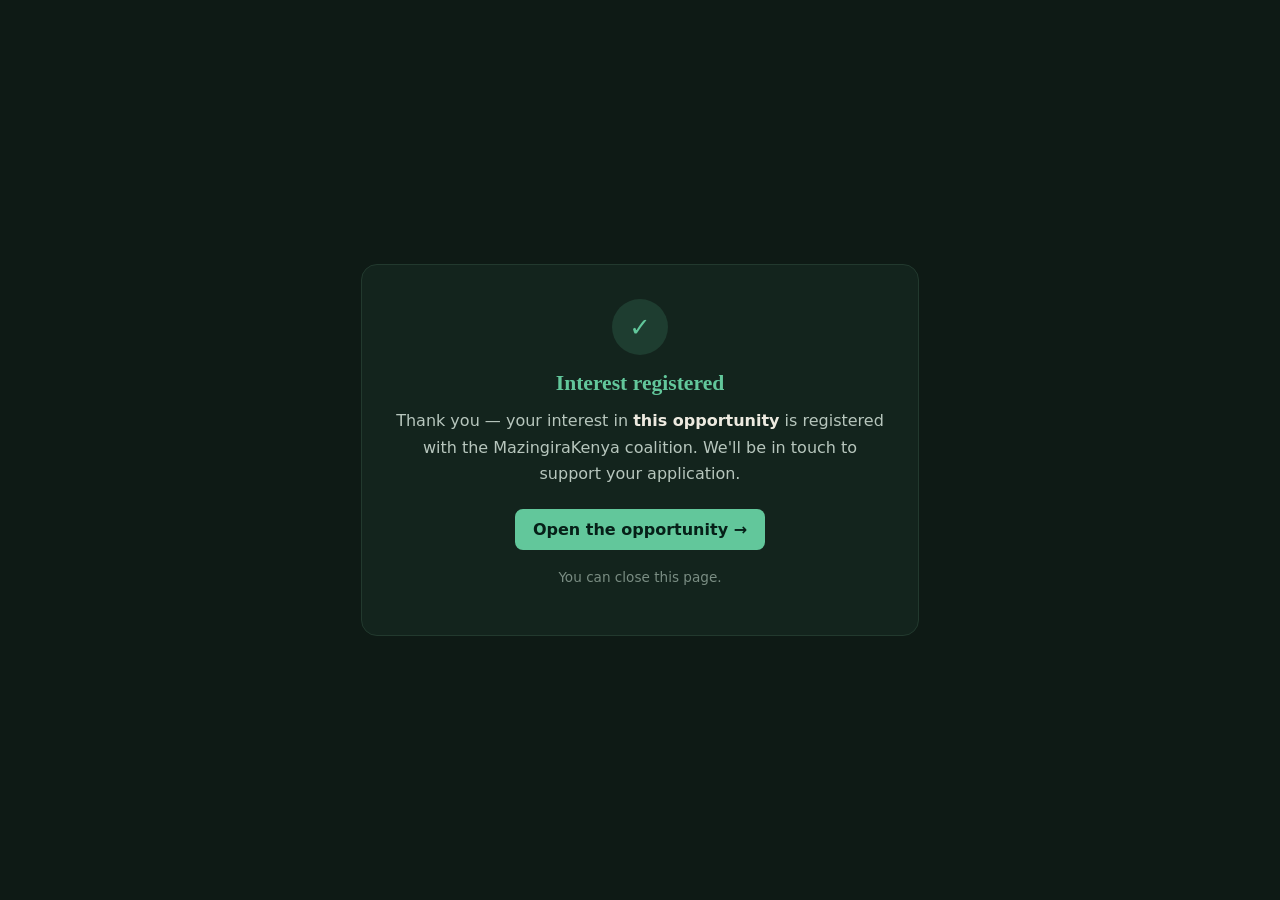
<file: interest.html>
<!doctype html>
<html lang="en">
<head>
<meta charset="utf-8">
<meta name="viewport" content="width=device-width,initial-scale=1">
<meta name="robots" content="noindex">
<title>Interest registered · MazingiraKenya</title>
<link rel="icon" href="/icon-192.png">
<style>
  body{font-family:system-ui,-apple-system,"Segoe UI",sans-serif;background:#0E1A15;color:#EDEAE0;display:flex;align-items:center;justify-content:center;min-height:100vh;margin:0;padding:24px;box-sizing:border-box}
  .c{max-width:500px;width:100%;text-align:center;background:#13241D;border:1px solid #22392E;border-radius:16px;padding:34px 28px}
  .tick{width:56px;height:56px;border-radius:50%;background:rgba(98,199,155,.15);color:#62C79B;display:grid;place-items:center;margin:0 auto 16px;font-size:1.6rem}
  h1{color:#62C79B;font-size:1.35rem;margin:0 0 12px;font-family:Georgia,serif}
  p{color:#B7C6BD;line-height:1.65;margin:0 0 12px}
  b{color:#EDEAE0}
  .btn{display:inline-block;margin-top:10px;background:#62C79B;color:#062018;padding:11px 18px;border-radius:8px;font-weight:700;text-decoration:none}
  .small{font-size:.85rem;color:#7A8D83;margin-top:16px}
</style>
</head>
<body>
<div class="c">
  <div class="tick" aria-hidden="true">&#10003;</div>
  <h1 id="h">Interest registered</h1>
  <p id="msg">Thank you — your interest is registered with the MazingiraKenya coalition. We'll be in touch to support your application.</p>
  <a class="btn" id="go" href="https://hub.mazingirakenya.org/#ajesasa" hidden>Open the opportunity &rarr;</a>
  <p class="small" id="note">You can close this page.</p>
</div>
<script>
(function(){
  var q = new URLSearchParams(location.search);
  var t = (q.get("t") || "").replace(/^Fundable project:\s*/, "");
  var isProject = /^Fundable project:/.test(q.get("t") || "");
  var n = q.get("n") || "", u = q.get("u") || "";
  var msg = document.getElementById("msg");
  msg.textContent = "";
  msg.appendChild(document.createTextNode("Thank you" + (n ? ", " + n : "") + " — your interest in "));
  var b = document.createElement("b"); b.textContent = t || "this opportunity"; msg.appendChild(b);
  msg.appendChild(document.createTextNode(" is registered with the MazingiraKenya coalition. " +
    (isProject ? "We'll send you the full proposal kit and connect you with other interested partners."
               : "We'll be in touch to support your application.")));
  if(/^https:\/\//.test(u)){
    var go = document.getElementById("go");
    go.href = u; go.hidden = false;
    go.innerHTML = (isProject ? "Open the project kit" : "Open the opportunity") + " &rarr;";
    if(isProject) document.getElementById("note").textContent = "The project kit opens on the members' hub — sign in if asked.";
  }
})();
</script>
</body>
</html>
</file>
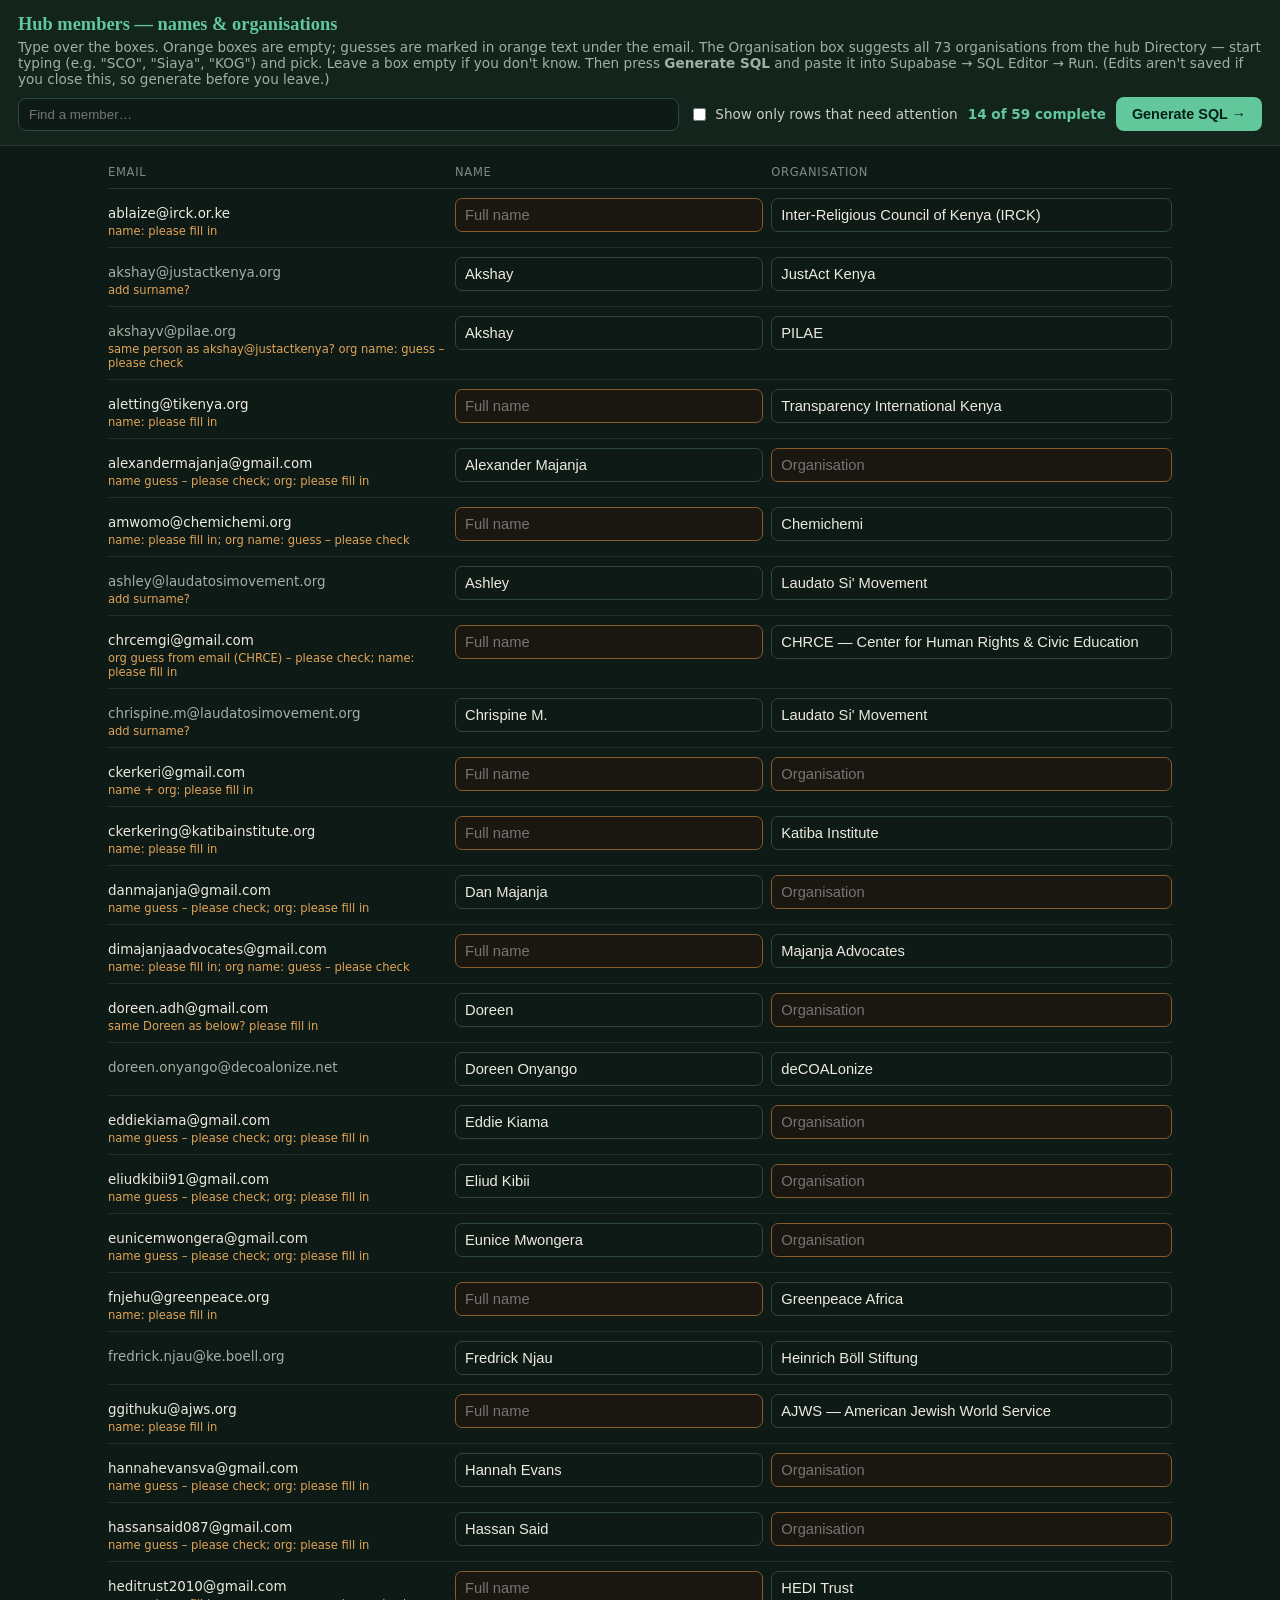
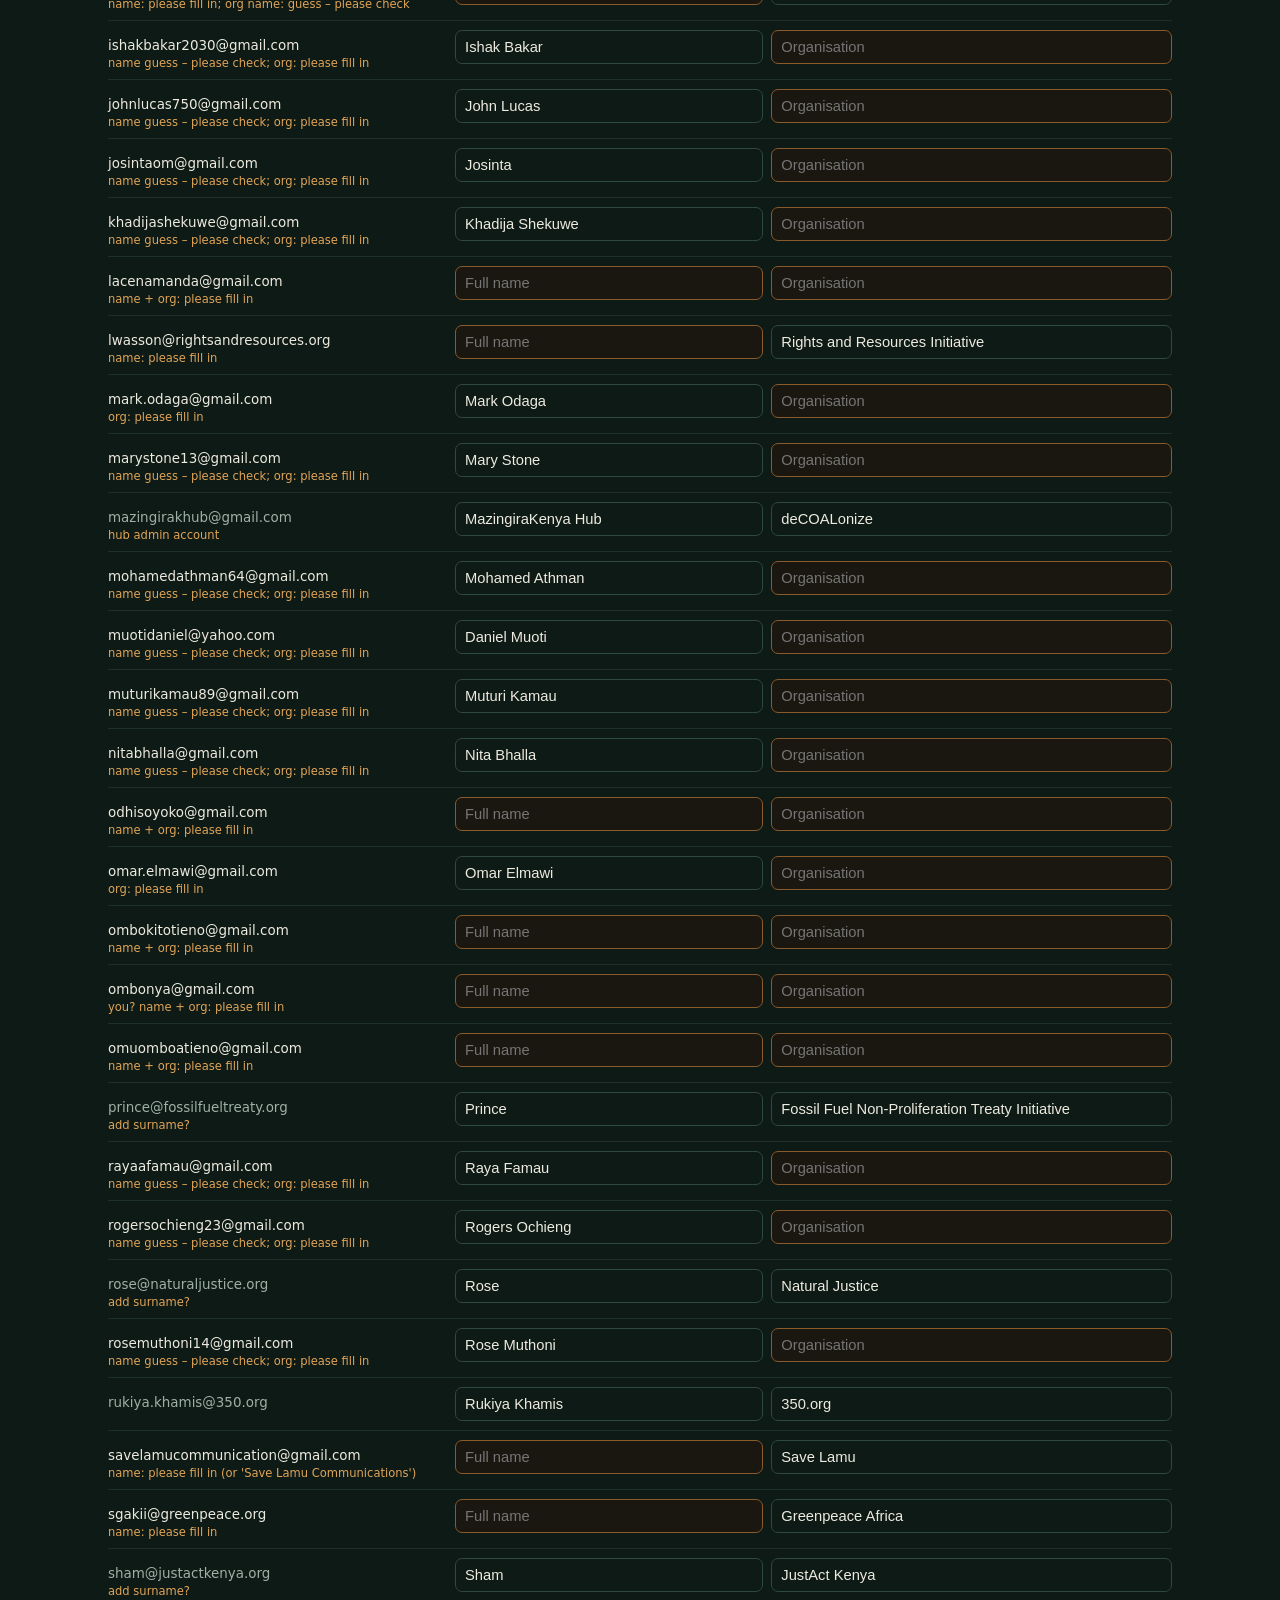
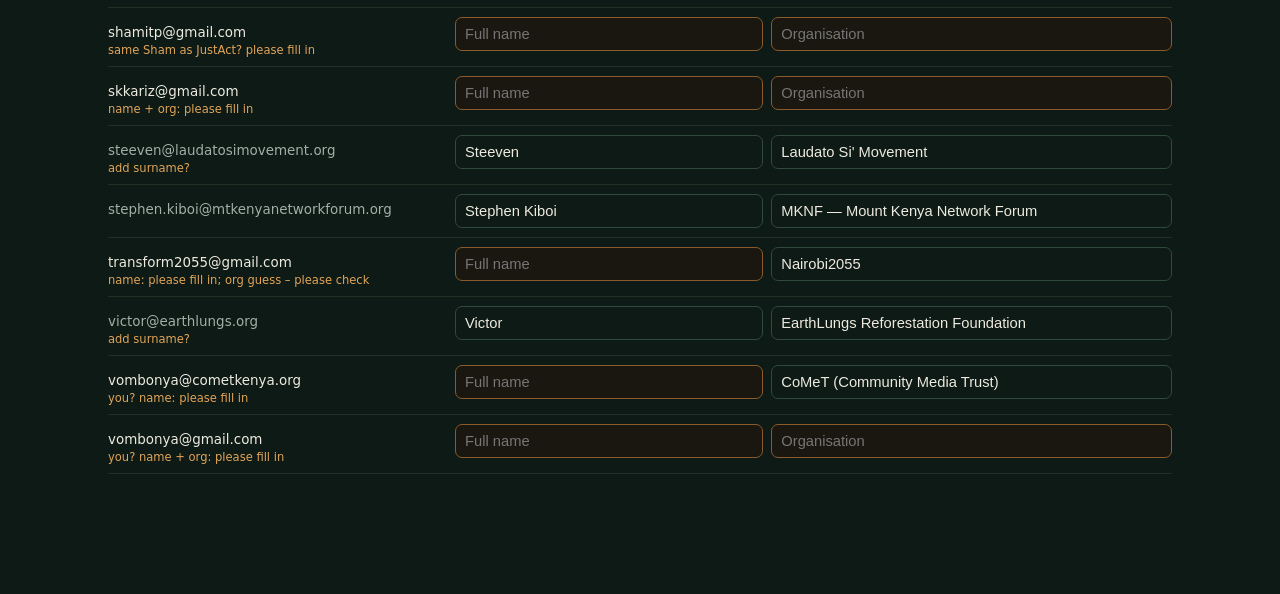
<file: Claude outputs/hub-members-editor.html>
<!DOCTYPE html>
<html lang="en"><head><meta charset="utf-8"><meta name="viewport" content="width=device-width,initial-scale=1">
<title>Hub members — names &amp; organisations</title>
<style>
*{box-sizing:border-box}
body{margin:0;font-family:system-ui,-apple-system,"Segoe UI",sans-serif;background:#0E1A15;color:#EDEAE0}
header{position:sticky;top:0;z-index:5;background:#13241C;border-bottom:1px solid #24392E;padding:14px 18px}
h1{margin:0 0 4px;font:600 1.15rem Georgia,serif;color:#62C79B}
.sub{font-size:.85rem;color:#9FB0A6;margin:0}
.bar{display:flex;flex-wrap:wrap;gap:10px;align-items:center;margin-top:10px}
.bar input[type=search]{flex:1 1 220px;padding:8px 10px;border-radius:8px;border:1px solid #2E4A3C;background:#0E1A15;color:#EDEAE0}
.bar label{font-size:.85rem;color:#C9CFC6;display:flex;gap:6px;align-items:center}
.prog{font-size:.85rem;color:#62C79B;font-weight:600}
button{background:#62C79B;color:#062018;border:0;padding:9px 16px;border-radius:8px;font-weight:700;cursor:pointer;font-size:.9rem}
button.ghost{background:transparent;color:#62C79B;border:1px solid #2E4A3C}
main{padding:10px 18px 120px;max-width:1100px;margin:0 auto}
.row{display:grid;grid-template-columns:minmax(180px,1.1fr) 1fr 1.3fr;gap:8px;align-items:start;padding:9px 0;border-bottom:1px solid #1E3127}
.em{font-size:.84rem;word-break:break-all;padding-top:8px}
.note{font-size:.72rem;color:#E0A458;margin-top:3px}
.row input{width:100%;padding:8px 9px;border-radius:7px;border:1px solid #2E4A3C;background:#0E1A15;color:#EDEAE0;font-size:.92rem}
.row input.empty{border-color:#8A5A2B;background:#1A1710}
.row.done .em{color:#9FB0A6}
.head{font-size:.72rem;text-transform:uppercase;letter-spacing:.06em;color:#7A8D83;border-bottom:1px solid #24392E}
#out{position:fixed;inset:auto 0 0 0;background:#13241C;border-top:1px solid #24392E;padding:12px 18px;display:none}
#out textarea{width:100%;height:170px;background:#0E1A15;color:#CFE9DC;border:1px solid #2E4A3C;border-radius:8px;font:12px ui-monospace,Menlo,monospace;padding:8px}
#out .bar{margin:0 0 8px}
@media(max-width:700px){.row{grid-template-columns:1fr}.head{display:none}}
</style></head><body>
<header>
  <h1>Hub members — names &amp; organisations</h1>
  <p class="sub">Type over the boxes. Orange boxes are empty; guesses are marked in orange text under the email. The Organisation box suggests all 73 organisations from the hub Directory — start typing (e.g. "SCO", "Siaya", "KOG") and pick. Leave a box empty if you don't know. Then press <b>Generate SQL</b> and paste it into Supabase → SQL Editor → Run. (Edits aren't saved if you close this, so generate before you leave.)</p>
  <div class="bar">
    <input type="search" id="find" placeholder="Find a member…">
    <label><input type="checkbox" id="onlyTodo"> Show only rows that need attention</label>
    <span class="prog" id="prog"></span>
    <button id="gen" type="button">Generate SQL →</button>
  </div>
</header>
<main>
  <div class="row head"><div>Email</div><div>Name</div><div>Organisation</div></div>
  <div id="list"></div>
  <datalist id="orgs"></datalist>
</main>
<div id="out">
  <div class="bar"><b style="color:#62C79B">SQL ready</b><span class="sub" id="outInfo"></span>
    <button id="copy" type="button" style="margin-left:auto">Copy SQL</button><button class="ghost" id="closeOut" type="button">Keep editing</button></div>
  <textarea id="sql" readonly></textarea>
</div>
<script>
var ROWS=[{"email": "ablaize@irck.or.ke", "name": "", "organisation": "Inter-Religious Council of Kenya (IRCK)", "note": "name: please fill in"}, {"email": "akshay@justactkenya.org", "name": "Akshay", "organisation": "JustAct Kenya", "note": "add surname?"}, {"email": "akshayv@pilae.org", "name": "Akshay", "organisation": "PILAE", "note": "same person as akshay@justactkenya? org name: guess – please check"}, {"email": "aletting@tikenya.org", "name": "", "organisation": "Transparency International Kenya", "note": "name: please fill in"}, {"email": "alexandermajanja@gmail.com", "name": "Alexander Majanja", "organisation": "", "note": "name guess – please check; org: please fill in"}, {"email": "amwomo@chemichemi.org", "name": "", "organisation": "Chemichemi", "note": "name: please fill in; org name: guess – please check"}, {"email": "ashley@laudatosimovement.org", "name": "Ashley", "organisation": "Laudato Si' Movement", "note": "add surname?"}, {"email": "chrcemgi@gmail.com", "name": "", "organisation": "CHRCE — Center for Human Rights & Civic Education", "note": "org guess from email (CHRCE) – please check; name: please fill in"}, {"email": "chrispine.m@laudatosimovement.org", "name": "Chrispine M.", "organisation": "Laudato Si' Movement", "note": "add surname?"}, {"email": "ckerkeri@gmail.com", "name": "", "organisation": "", "note": "name + org: please fill in"}, {"email": "ckerkering@katibainstitute.org", "name": "", "organisation": "Katiba Institute", "note": "name: please fill in"}, {"email": "danmajanja@gmail.com", "name": "Dan Majanja", "organisation": "", "note": "name guess – please check; org: please fill in"}, {"email": "dimajanjaadvocates@gmail.com", "name": "", "organisation": "Majanja Advocates", "note": "name: please fill in; org name: guess – please check"}, {"email": "doreen.adh@gmail.com", "name": "Doreen", "organisation": "", "note": "same Doreen as below? please fill in"}, {"email": "doreen.onyango@decoalonize.net", "name": "Doreen Onyango", "organisation": "deCOALonize", "note": ""}, {"email": "eddiekiama@gmail.com", "name": "Eddie Kiama", "organisation": "", "note": "name guess – please check; org: please fill in"}, {"email": "eliudkibii91@gmail.com", "name": "Eliud Kibii", "organisation": "", "note": "name guess – please check; org: please fill in"}, {"email": "eunicemwongera@gmail.com", "name": "Eunice Mwongera", "organisation": "", "note": "name guess – please check; org: please fill in"}, {"email": "fnjehu@greenpeace.org", "name": "", "organisation": "Greenpeace Africa", "note": "name: please fill in"}, {"email": "fredrick.njau@ke.boell.org", "name": "Fredrick Njau", "organisation": "Heinrich Böll Stiftung", "note": ""}, {"email": "ggithuku@ajws.org", "name": "", "organisation": "AJWS — American Jewish World Service", "note": "name: please fill in"}, {"email": "hannahevansva@gmail.com", "name": "Hannah Evans", "organisation": "", "note": "name guess – please check; org: please fill in"}, {"email": "hassansaid087@gmail.com", "name": "Hassan Said", "organisation": "", "note": "name guess – please check; org: please fill in"}, {"email": "heditrust2010@gmail.com", "name": "", "organisation": "HEDI Trust", "note": "name: please fill in; org name: guess – please check"}, {"email": "ishakbakar2030@gmail.com", "name": "Ishak Bakar", "organisation": "", "note": "name guess – please check; org: please fill in"}, {"email": "johnlucas750@gmail.com", "name": "John Lucas", "organisation": "", "note": "name guess – please check; org: please fill in"}, {"email": "josintaom@gmail.com", "name": "Josinta", "organisation": "", "note": "name guess – please check; org: please fill in"}, {"email": "khadijashekuwe@gmail.com", "name": "Khadija Shekuwe", "organisation": "", "note": "name guess – please check; org: please fill in"}, {"email": "lacenamanda@gmail.com", "name": "", "organisation": "", "note": "name + org: please fill in"}, {"email": "lwasson@rightsandresources.org", "name": "", "organisation": "Rights and Resources Initiative", "note": "name: please fill in"}, {"email": "mark.odaga@gmail.com", "name": "Mark Odaga", "organisation": "", "note": "org: please fill in"}, {"email": "marystone13@gmail.com", "name": "Mary Stone", "organisation": "", "note": "name guess – please check; org: please fill in"}, {"email": "mazingirakhub@gmail.com", "name": "MazingiraKenya Hub", "organisation": "deCOALonize", "note": "hub admin account"}, {"email": "mohamedathman64@gmail.com", "name": "Mohamed Athman", "organisation": "", "note": "name guess – please check; org: please fill in"}, {"email": "muotidaniel@yahoo.com", "name": "Daniel Muoti", "organisation": "", "note": "name guess – please check; org: please fill in"}, {"email": "muturikamau89@gmail.com", "name": "Muturi Kamau", "organisation": "", "note": "name guess – please check; org: please fill in"}, {"email": "nitabhalla@gmail.com", "name": "Nita Bhalla", "organisation": "", "note": "name guess – please check; org: please fill in"}, {"email": "odhisoyoko@gmail.com", "name": "", "organisation": "", "note": "name + org: please fill in"}, {"email": "omar.elmawi@gmail.com", "name": "Omar Elmawi", "organisation": "", "note": "org: please fill in"}, {"email": "ombokitotieno@gmail.com", "name": "", "organisation": "", "note": "name + org: please fill in"}, {"email": "ombonya@gmail.com", "name": "", "organisation": "", "note": "you? name + org: please fill in"}, {"email": "omuomboatieno@gmail.com", "name": "", "organisation": "", "note": "name + org: please fill in"}, {"email": "prince@fossilfueltreaty.org", "name": "Prince", "organisation": "Fossil Fuel Non-Proliferation Treaty Initiative", "note": "add surname?"}, {"email": "rayaafamau@gmail.com", "name": "Raya Famau", "organisation": "", "note": "name guess – please check; org: please fill in"}, {"email": "rogersochieng23@gmail.com", "name": "Rogers Ochieng", "organisation": "", "note": "name guess – please check; org: please fill in"}, {"email": "rose@naturaljustice.org", "name": "Rose", "organisation": "Natural Justice", "note": "add surname?"}, {"email": "rosemuthoni14@gmail.com", "name": "Rose Muthoni", "organisation": "", "note": "name guess – please check; org: please fill in"}, {"email": "rukiya.khamis@350.org", "name": "Rukiya Khamis", "organisation": "350.org", "note": ""}, {"email": "savelamucommunication@gmail.com", "name": "", "organisation": "Save Lamu", "note": "name: please fill in (or 'Save Lamu Communications')"}, {"email": "sgakii@greenpeace.org", "name": "", "organisation": "Greenpeace Africa", "note": "name: please fill in"}, {"email": "sham@justactkenya.org", "name": "Sham", "organisation": "JustAct Kenya", "note": "add surname?"}, {"email": "shamitp@gmail.com", "name": "", "organisation": "", "note": "same Sham as JustAct? please fill in"}, {"email": "skkariz@gmail.com", "name": "", "organisation": "", "note": "name + org: please fill in"}, {"email": "steeven@laudatosimovement.org", "name": "Steeven", "organisation": "Laudato Si' Movement", "note": "add surname?"}, {"email": "stephen.kiboi@mtkenyanetworkforum.org", "name": "Stephen Kiboi", "organisation": "MKNF — Mount Kenya Network Forum", "note": ""}, {"email": "transform2055@gmail.com", "name": "", "organisation": "Nairobi2055", "note": "name: please fill in; org guess – please check"}, {"email": "victor@earthlungs.org", "name": "Victor", "organisation": "EarthLungs Reforestation Foundation", "note": "add surname?"}, {"email": "vombonya@cometkenya.org", "name": "", "organisation": "CoMeT (Community Media Trust)", "note": "you? name: please fill in"}, {"email": "vombonya@gmail.com", "name": "", "organisation": "", "note": "you? name + org: please fill in"}];
var list=document.getElementById("list");
var DIR_ORGS=["350 Africa", "350.org", "Africa Climate Fund", "AJWS — American Jewish World Service", "ALDEF Kenya — Arid Lands Development Focus", "Barwaaqo Development Organization (BDO)", "Bunge la Wananchi (Wajir Chapter)", "Busia CSO Network", "CANCO", "CHRCE — Center for Human Rights & Civic Education", "CIAGK — Community Initiative Action Group Kenya", "CivFund", "CoMeT (Community Media Trust)", "Cross-Border Community Resilience (CBCR) Networks", "deCOALonize", "Defenders Coalition", "Dhamira Moja", "EACOP — East African Crude Oil Pipeline", "EarthLungs Reforestation Foundation", "Executive Rangeland Management Committees (ERMC)", "FEMNET — African Women's Dev. & Communication Network", "FIMI Ayni Fund", "FoNNaP — Friends of Nairobi National Park", "Fossil Fuel Non-Proliferation Treaty Initiative", "Friends of Lake Turkana", "Friends of Siaya Anti-Nuclear Plant (FSANP)", "Green Africa Foundation", "Green Belt Movement", "Green Globe Realization & Youth Activists", "Greenpeace Africa", "GROOTS Kenya", "Heinrich Böll Stiftung", "HIVOS", "ILEG — Institute for Law & Environmental Governance", "Inter-Religious Council of Kenya (IRCK)", "JustAct Kenya", "Katiba Institute", "KeNRA — Kenya National Rivers Association", "Kenya Anti-Nuclear Alliance (KANA)", "KHRC — Kenya Human Rights Commission", "Kisumu Environmental Champions (KEC)", "KOGWG — Kenya Oil & Gas Working Group (convened by CANCO)", "Laudato Si' Movement", "LAWA — Lamu Women Alliance", "MACSON — Marsabit Civil Society Network", "Mandera Conservation Consortium (MaCoCo)", "Marsabit Indigenous Organization Network", "Mazingira Trust", "MKNF — Mount Kenya Network Forum", "Mzalendo Halisi Foundation", "NAMATI", "Natural Justice", "Northern Rangelands Trust (NRT)", "OSIENALA (Friends of Lake Victoria)", "PACIDA — Pastoralist Community Initiative & Development Assistance", "PACJA — Pan African Climate Justice Alliance", "Pastoralist Community Initiatives (PCI)", "Rights and Resources Initiative", "Rona Foundation", "Saku Accountability Forum (SAF)", "Samburu Women's Trust", "Save Lamu", "SCODA — Solidarity and Capacity for Opportunity, Defenders in Action", "Siaya Muungano Network (SIMUN)", "StopEACOP (Kenya hub)", "SUSWATCH Kenya", "Tira Small Scale Mining Association", "Transparency International Kenya", "UAF-Africa — Urgent Action Fund–Africa", "Voices for Just Climate Action (VJCA)", "Wa-PAYDO — Pastoralist Youth Development Organization", "Wajir Peace & Development Agency (WPDA)", "Wajir Women for Environmental & Climate Change (WWECC)"];
function orgList(){ var s={}; DIR_ORGS.forEach(function(o){ s[o]=1; }); ROWS.forEach(function(r){ if(r.organisation) s[r.organisation]=1; });
  document.getElementById("orgs").innerHTML=Object.keys(s).sort().map(function(o){ return '<option value="'+o.replace(/"/g,"&quot;")+'">'; }).join(""); }
function esc(s){ return String(s||"").replace(/&/g,"&amp;").replace(/</g,"&lt;").replace(/"/g,"&quot;"); }
function needs(r){ return !r.name.trim() || !r.organisation.trim() || (r.note && /guess|\?/.test(r.note) && !r._touched); }
function draw(){
  list.innerHTML=ROWS.map(function(r,i){
    return '<div class="row" data-i="'+i+'"><div><div class="em">'+esc(r.email)+'</div>'+(r.note?'<div class="note">'+esc(r.note)+'</div>':'')+'</div>'+
      '<div><input data-f="name" value="'+esc(r.name)+'" placeholder="Full name"></div>'+
      '<div><input data-f="organisation" list="orgs" value="'+esc(r.organisation)+'" placeholder="Organisation"></div></div>';
  }).join("");
  [].forEach.call(list.querySelectorAll("input"), function(inp){
    inp.addEventListener("input", function(){ var r=ROWS[+inp.closest(".row").getAttribute("data-i")]; r[inp.getAttribute("data-f")]=inp.value; r._touched=true; mark(); });
    inp.addEventListener("change", orgList);
  });
  mark();
}
function mark(){
  var q=document.getElementById("find").value.toLowerCase(), only=document.getElementById("onlyTodo").checked, done=0;
  [].forEach.call(list.querySelectorAll(".row"), function(el){
    var r=ROWS[+el.getAttribute("data-i")], complete=r.name.trim()&&r.organisation.trim();
    if(complete) done++;
    el.classList.toggle("done", !!complete);
    [].forEach.call(el.querySelectorAll("input"), function(inp){ inp.classList.toggle("empty", !inp.value.trim()); });
    var hit=!q || (r.email+" "+r.name+" "+r.organisation).toLowerCase().indexOf(q)>=0;
    el.style.display = hit && (!only || needs(r)) ? "" : "none";
  });
  document.getElementById("prog").textContent=done+" of "+ROWS.length+" complete";
}
function sqlStr(s){ return "'"+String(s).trim().replace(/'/g,"''")+"'"; }
document.getElementById("gen").addEventListener("click", function(){
  var lines=["-- MazingiraKenya: save member names & organisations (generated "+new Date().toLocaleString()+")",
             "-- Paste into Supabase -> SQL Editor -> Run. Only fills what you typed; blanks are left as they are.",""], n=0;
  ROWS.forEach(function(r){
    var parts=[];
    if(r.name.trim()) parts.push("'person', "+sqlStr(r.name));
    if(r.organisation.trim()) parts.push("'org', "+sqlStr(r.organisation));
    if(!parts.length) return; n++;
    lines.push("update auth.users set raw_user_meta_data = coalesce(raw_user_meta_data, '{}'::jsonb) || jsonb_build_object("+parts.join(", ")+") where lower(email) = "+sqlStr(r.email.toLowerCase())+";");
  });
  lines.push("","-- check:","select email, raw_user_meta_data->>'person' as name, raw_user_meta_data->>'org' as organisation from auth.users order by 3, 2;");
  document.getElementById("sql").value=lines.join("\n");
  document.getElementById("outInfo").textContent=" · "+n+" members will be updated";
  document.getElementById("out").style.display="block";
});
document.getElementById("copy").addEventListener("click", function(){
  var t=document.getElementById("sql"); t.focus(); t.select();
  var ok=false; try{ ok=document.execCommand("copy"); }catch(e){}
  if(navigator.clipboard){ navigator.clipboard.writeText(t.value).then(function(){ ok=true; }, function(){}); }
  this.textContent="Copied ✓ (or press Cmd+C)"; var b=this; setTimeout(function(){ b.textContent="Copy SQL"; },2500);
});
document.getElementById("closeOut").addEventListener("click", function(){ document.getElementById("out").style.display="none"; });
document.getElementById("find").addEventListener("input", mark);
document.getElementById("onlyTodo").addEventListener("change", mark);
orgList(); draw();
</script></body></html>
</file>
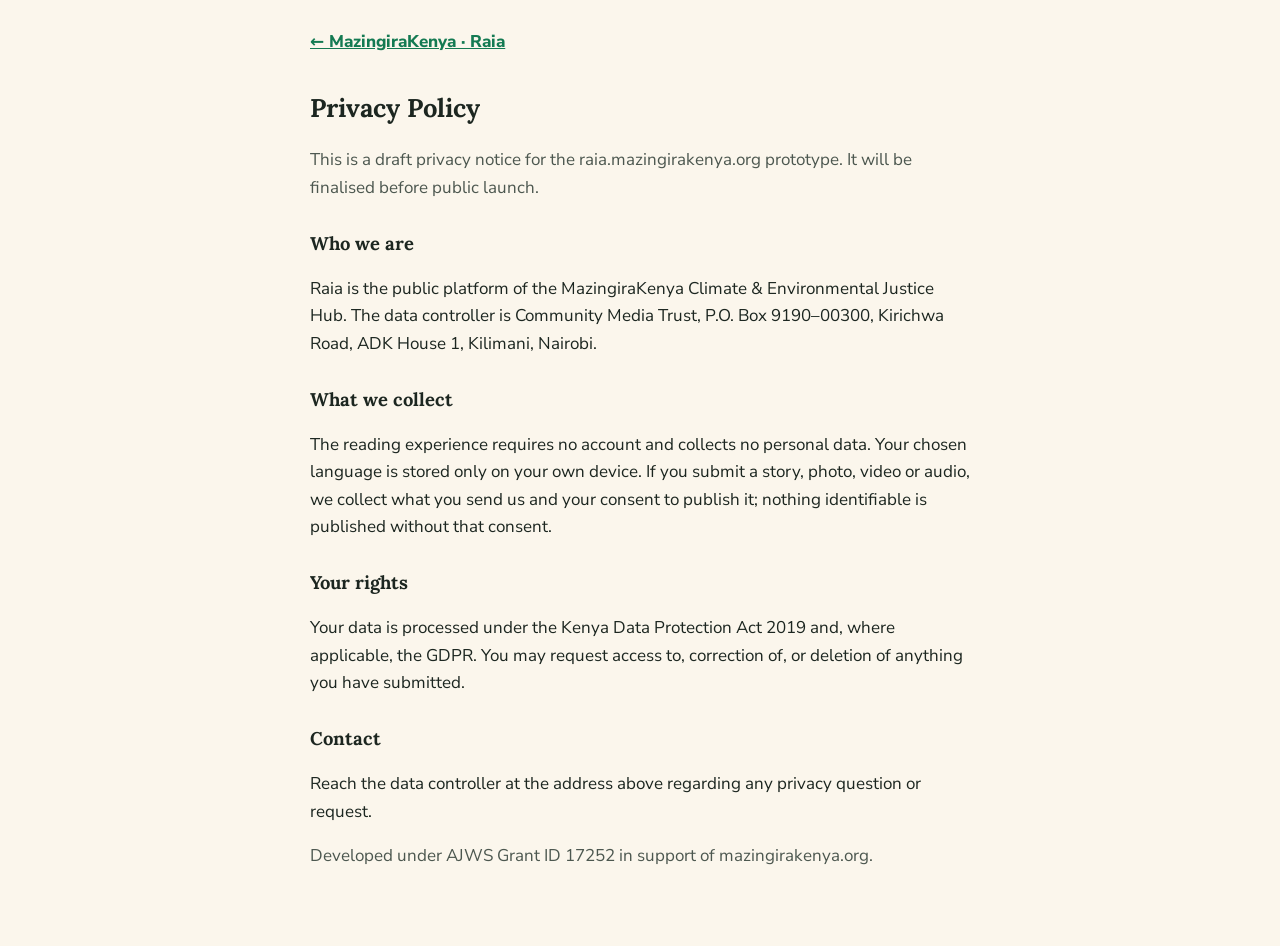
<file: raia/privacy.html>
<!doctype html>
<html lang="en">
<head>
<meta charset="utf-8">
<meta name="viewport" content="width=device-width, initial-scale=1">
<title>Privacy · MazingiraKenya Raia</title>
<meta name="theme-color" content="#FBF6EC">
<link href="https://fonts.googleapis.com/css2?family=Lora:wght@600&family=Nunito+Sans:wght@400;700&display=swap" rel="stylesheet">
<style>
body{margin:0;background:#FBF6EC;color:#1C2620;font-family:"Nunito Sans",system-ui,sans-serif;line-height:1.6;font-size:17px}
.wrap{max-width:660px;margin:0 auto;padding:28px 20px 60px}
h1,h2{font-family:"Lora",Georgia,serif}
h1{font-size:1.6rem} h2{font-size:1.15rem;margin-top:28px}
a{color:#147A52;font-weight:700}
.muted{color:#4C574F}
.back{display:inline-block;margin-bottom:16px;font-weight:800}
</style>
</head>
<body>
<div class="wrap">
  <a class="back" href="index.html">← MazingiraKenya · Raia</a>
  <h1>Privacy Policy</h1>
  <p class="muted">This is a draft privacy notice for the raia.mazingirakenya.org prototype. It will be finalised before public launch.</p>

  <h2>Who we are</h2>
  <p>Raia is the public platform of the MazingiraKenya Climate &amp; Environmental Justice Hub. The data controller is
  Community Media Trust, P.O. Box 9190–00300, Kirichwa Road, ADK House 1, Kilimani, Nairobi.</p>

  <h2>What we collect</h2>
  <p>The reading experience requires no account and collects no personal data. Your chosen language
  is stored only on your own device. If you submit a story, photo, video or audio, we collect what
  you send us and your consent to publish it; nothing identifiable is published without that consent.</p>

  <h2>Your rights</h2>
  <p>Your data is processed under the Kenya Data Protection Act 2019 and, where applicable, the GDPR.
  You may request access to, correction of, or deletion of anything you have submitted.</p>

  <h2>Contact</h2>
  <p>Reach the data controller at the address above regarding any privacy question or request.</p>

  <p class="muted">Developed under AJWS Grant ID 17252 in support of mazingirakenya.org.</p>
</div>
</body>
</html>
</file>
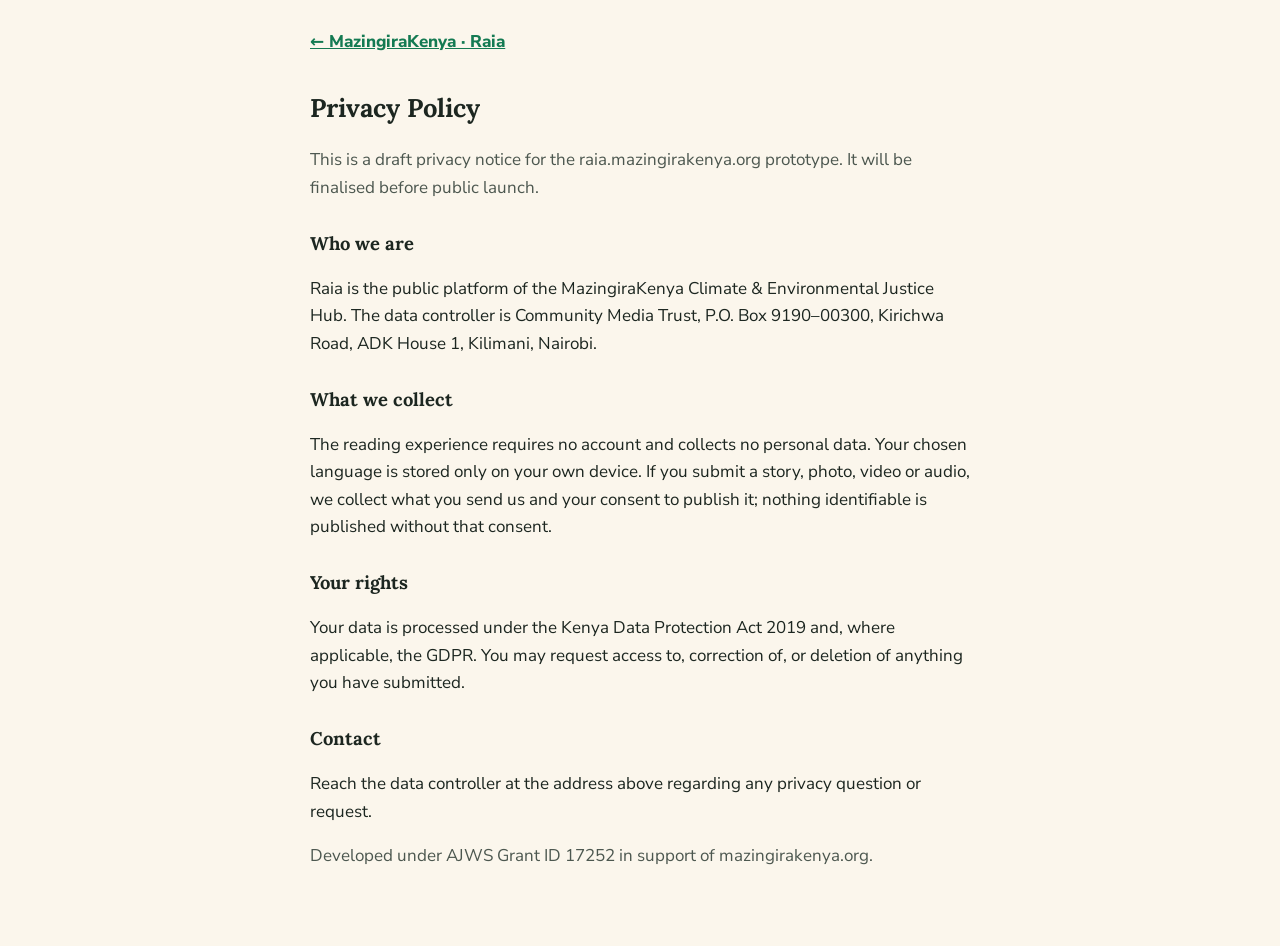
<file: raia/raia-privacy.html>
<!doctype html>
<html lang="en">
<head>
<meta charset="utf-8">
<meta name="viewport" content="width=device-width, initial-scale=1">
<title>Privacy · MazingiraKenya Raia</title>
<meta name="theme-color" content="#FBF6EC">
<link href="https://fonts.googleapis.com/css2?family=Lora:wght@600&family=Nunito+Sans:wght@400;700&display=swap" rel="stylesheet">
<style>
body{margin:0;background:#FBF6EC;color:#1C2620;font-family:"Nunito Sans",system-ui,sans-serif;line-height:1.6;font-size:17px}
.wrap{max-width:660px;margin:0 auto;padding:28px 20px 60px}
h1,h2{font-family:"Lora",Georgia,serif}
h1{font-size:1.6rem} h2{font-size:1.15rem;margin-top:28px}
a{color:#147A52;font-weight:700}
.muted{color:#4C574F}
.back{display:inline-block;margin-bottom:16px;font-weight:800}
</style>
</head>
<body>
<div class="wrap">
  <a class="back" href="raia.html">← MazingiraKenya · Raia</a>
  <h1>Privacy Policy</h1>
  <p class="muted">This is a draft privacy notice for the raia.mazingirakenya.org prototype. It will be finalised before public launch.</p>

  <h2>Who we are</h2>
  <p>Raia is the public platform of the MazingiraKenya Climate &amp; Environmental Justice Hub. The data controller is
  Community Media Trust, P.O. Box 9190–00300, Kirichwa Road, ADK House 1, Kilimani, Nairobi.</p>

  <h2>What we collect</h2>
  <p>The reading experience requires no account and collects no personal data. Your chosen language
  is stored only on your own device. If you submit a story, photo, video or audio, we collect what
  you send us and your consent to publish it; nothing identifiable is published without that consent.</p>

  <h2>Your rights</h2>
  <p>Your data is processed under the Kenya Data Protection Act 2019 and, where applicable, the GDPR.
  You may request access to, correction of, or deletion of anything you have submitted.</p>

  <h2>Contact</h2>
  <p>Reach the data controller at the address above regarding any privacy question or request.</p>

  <p class="muted">Developed under AJWS Grant ID 17252 in support of mazingirakenya.org.</p>
</div>
</body>
</html>
</file>
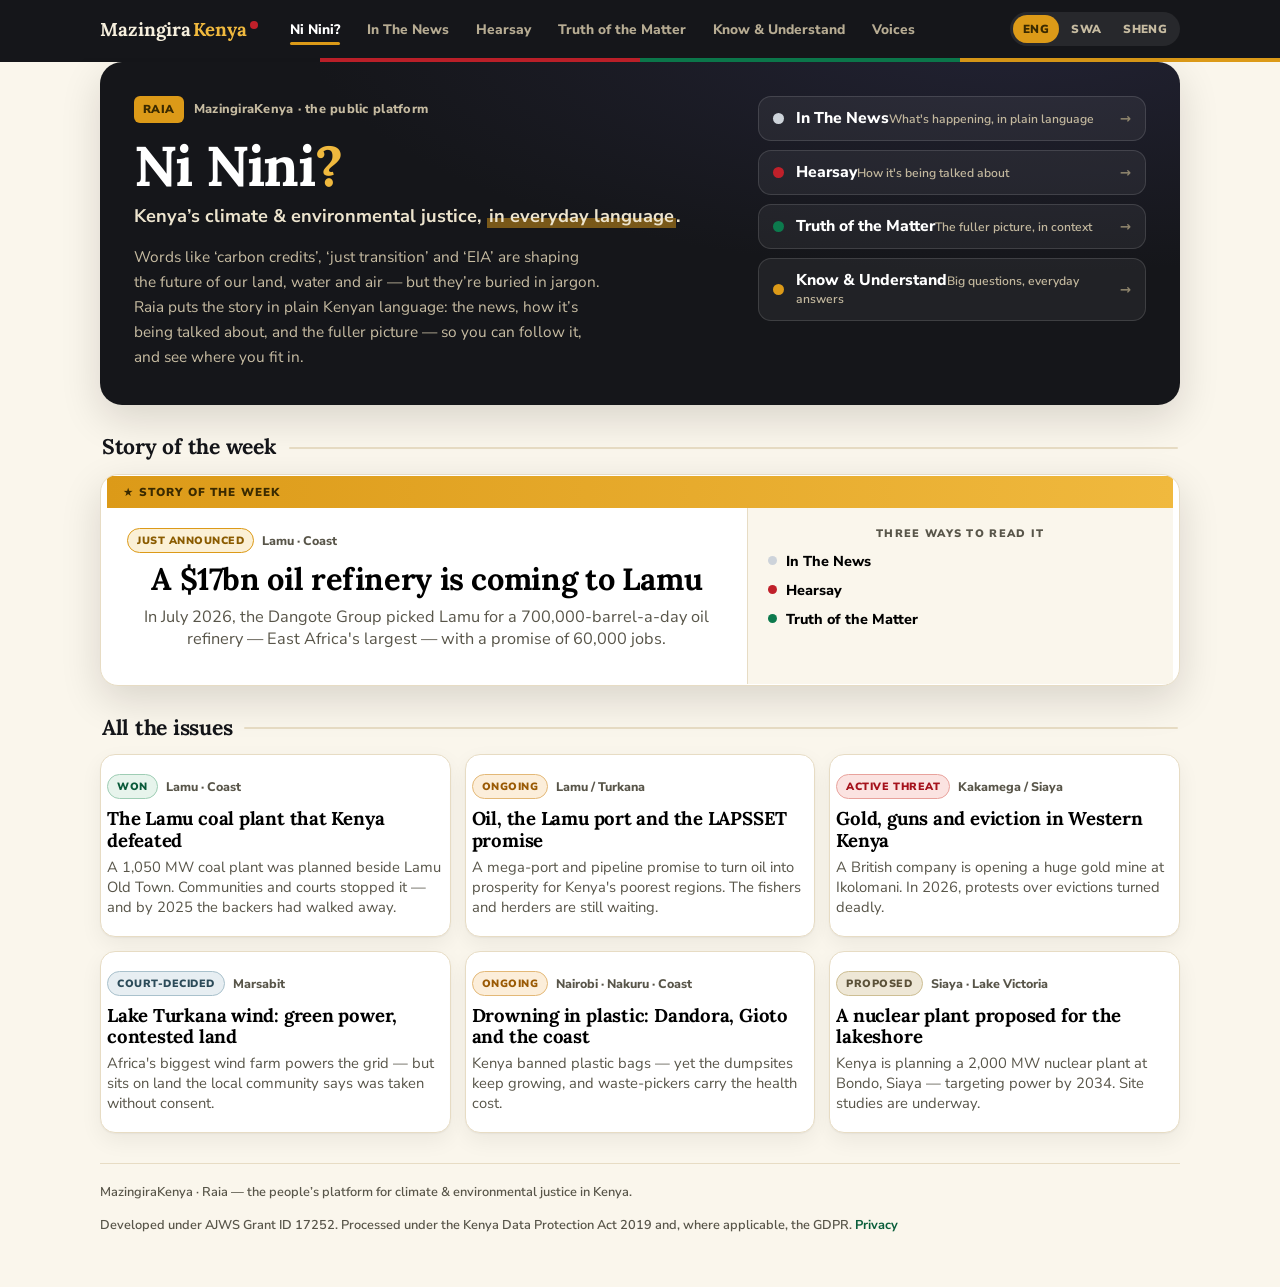
<file: raia/raia.html>
<!doctype html>
<html lang="en">
<head>
<meta charset="utf-8">
<meta name="viewport" content="width=device-width, initial-scale=1, viewport-fit=cover">
<title>Raia · MazingiraKenya</title>
<meta name="description" content="Kenya's climate & environmental justice, in everyday language — the news, how it's talked about, and the fuller picture. English, Swahili, Sheng.">
<meta name="theme-color" content="#15161A">
<link rel="manifest" href="raia.webmanifest">
<link rel="preconnect" href="https://fonts.googleapis.com">
<link rel="preconnect" href="https://fonts.gstatic.com" crossorigin>
<link href="https://fonts.googleapis.com/css2?family=Lora:ital,wght@0,500;0,600;0,700;1,600&family=Nunito+Sans:wght@400;600;700;800;900&display=swap" rel="stylesheet">
<link rel="icon" href="data:image/svg+xml,%3Csvg xmlns='http://www.w3.org/2000/svg' viewBox='0 0 64 64'%3E%3Crect width='64' height='64' rx='14' fill='%2315161A'/%3E%3Ctext x='31' y='45' font-family='Georgia,serif' font-size='38' font-weight='700' text-anchor='middle' fill='%23F6EFDD'%3EM%3C/text%3E%3Ccircle cx='48' cy='18' r='6' fill='%23DC9A18'/%3E%3C/svg%3E">
<style>
:root{
  --paper:#FAF6EC; --paper2:#F0E7D4; --card:#FFFFFF;
  --ink:#15161A; --ink-2:#24262E; --ink-soft:#585549;
  --cream:#F6EFDD;
  --red:#C0202A; --red-ink:#A5121C;
  --green:#0C7A4D; --green-ink:#0A5E3B;
  --gold:#DC9A18; --gold-2:#F0B93E;
  --line:#E7DCC4;
  --shadow:0 1px 2px rgba(20,16,4,.05), 0 8px 22px rgba(20,16,4,.06);
  --shadow-lg:0 14px 40px rgba(20,16,4,.14);
  --wrap:1120px; --read:730px; --r:16px;
}
*{box-sizing:border-box}
html,body{margin:0;padding:0}
body{background:var(--paper);color:var(--ink);font-family:"Nunito Sans",system-ui,sans-serif;font-size:17px;line-height:1.62;-webkit-font-smoothing:antialiased;padding-bottom:calc(72px + env(safe-area-inset-bottom))}
h1,h2,h3{font-family:"Lora",Georgia,serif;line-height:1.16;margin:0 0 .35em;font-weight:700;letter-spacing:-.012em}
p{margin:0 0 .92em}
a{color:var(--green-ink);text-decoration:none;font-weight:700}
button{font-family:inherit;cursor:pointer}
.wrap{max-width:var(--wrap);margin:0 auto;padding:0 20px}
.reading{max-width:var(--read);margin:0 auto}
.muted{color:var(--ink-soft)}
.overflow-anywhere{overflow-wrap:anywhere}
.flagbar{height:4px;background:linear-gradient(90deg,var(--ink) 0 25%,var(--red) 25% 50%,var(--green) 50% 75%,var(--gold) 75% 100%)}

/* kicker (clean, no sticker) */
.k{display:inline-block;font-weight:900;font-size:.68rem;letter-spacing:.15em;text-transform:uppercase}
.k.news{color:var(--ink-soft)} .k.hearsay{color:var(--red-ink)} .k.truth{color:var(--green-ink)} .k.learn{color:#9a6a06} .k.gold{color:#9a6a06}

/* ---------- top bar + desktop nav ---------- */
.topbar{position:sticky;top:0;z-index:40;background:var(--ink)}
.topbar .row{display:flex;align-items:center;gap:14px;height:58px;max-width:var(--wrap);margin:0 auto;padding:0 20px}
.brand{display:flex;align-items:center;gap:2px;font-family:"Lora",serif;font-weight:700;font-size:1.16rem;color:var(--cream);white-space:nowrap}
.brand b{color:var(--gold-2)} .brand .dot{width:8px;height:8px;border-radius:50%;background:var(--red);display:inline-block;margin:-9px 0 0 1px}
.desknav{display:none;gap:3px;margin-left:6px}
.desknav button{border:0;background:transparent;color:#b7ac93;font-weight:800;font-size:.86rem;padding:8px 12px;border-radius:9px;position:relative}
.desknav button:hover{color:var(--cream);background:rgba(255,255,255,.06)}
.desknav button[aria-current="true"]{color:#fff}
.desknav button[aria-current="true"]::after{content:"";position:absolute;left:12px;right:12px;bottom:2px;height:2.5px;border-radius:3px;background:var(--gold)}
.langs{margin-left:auto;display:flex;background:rgba(255,255,255,.08);border-radius:999px;padding:3px;gap:2px}
.langs button{border:0;background:transparent;color:#c6bba1;font-weight:900;font-size:.73rem;letter-spacing:.03em;padding:6px 10px;border-radius:999px;min-width:40px}
.langs button[aria-pressed="true"]{background:var(--gold);color:#3a2a00}

main{padding-top:22px}
.view{animation:fade .24s ease both}
@keyframes fade{from{opacity:0;transform:translateY(5px)}to{opacity:1;transform:none}}
@media (prefers-reduced-motion:reduce){.view{animation:none}}

/* ---------- hero ---------- */
.hero{position:relative;background:radial-gradient(120% 130% at 85% -10%, #223 0%, var(--ink) 55%);color:var(--cream);border-radius:22px;overflow:hidden;box-shadow:var(--shadow-lg)}
.hero .pad{padding:26px 22px 28px}
.hero-grid{display:grid;gap:22px}
.hero .eyebrow{display:flex;align-items:center;gap:10px;margin-bottom:16px}
.hero .eyebrow .badge{font-weight:900;letter-spacing:.04em;background:var(--gold);color:#3a2a00;font-size:.72rem;padding:4px 9px;border-radius:6px}
.hero .eyebrow .txt{font-size:.8rem;font-weight:800;color:#c6bba1;letter-spacing:.02em}
.hero h1{font-size:3.1rem;color:#fff;margin:0 0 .1em;line-height:.98;letter-spacing:-.02em}
.hero h1 .q{color:var(--gold-2)}
.hero .lede{font-size:1.14rem;color:#EDE4CE;margin:8px 0 0;font-weight:700}
.hero .lede .mark{background:linear-gradient(transparent 60%, rgba(220,154,24,.5) 60%);padding:0 2px}
.hero .about{font-size:.96rem;color:#C7BCA2;margin:14px 0 0;max-width:52ch}
.snav{display:grid;gap:9px}
.snav button{display:flex;align-items:center;gap:12px;text-align:left;background:rgba(255,255,255,.055);border:1px solid rgba(255,255,255,.13);border-radius:13px;padding:12px 14px;color:#fff;transition:transform .16s, background .16s,border-color .16s;width:100%}
.snav button:hover{background:rgba(255,255,255,.1);transform:translateX(3px);border-color:rgba(255,255,255,.28)}
.snav .dot{width:11px;height:11px;border-radius:50%;flex:0 0 auto}
.snav .body{flex:1;min-width:0}
.snav .t{font-weight:800;font-size:.98rem;line-height:1.15}
.snav .s{font-size:.76rem;color:#c3b89e;font-weight:600}
.snav .arw{color:#8f856d;font-weight:900}
.d-news{background:#cdd3da}.d-hearsay{background:var(--red)}.d-truth{background:var(--green)}.d-learn{background:var(--gold)}

/* section head */
.shead{display:flex;align-items:center;gap:12px;margin:30px 2px 14px}
.shead h2{font-size:1.32rem;margin:0}
.shead .rule{flex:1;height:2px;background:var(--line);border-radius:3px}

/* ---------- cards / grid ---------- */
.grid{display:grid;grid-template-columns:1fr;gap:14px}
@media(min-width:620px){.grid{grid-template-columns:1fr 1fr}}
@media(min-width:980px){.grid{grid-template-columns:1fr 1fr 1fr}}
.card{display:block;width:100%;text-align:left;background:var(--card);border:1px solid var(--line);border-radius:15px;box-shadow:var(--shadow);overflow:hidden;transition:transform .16s, box-shadow .16s, border-color .16s}
.card:hover{transform:translateY(-3px);box-shadow:var(--shadow-lg);border-color:#dccda6}
.card .accent{height:4px}
.card .in{padding:16px 17px}
.card .meta{display:flex;gap:8px;align-items:center;flex-wrap:wrap;margin-bottom:9px}
.card h3{font-size:1.16rem;margin:0 0 .3em}
.card .sum{font-size:.92rem;color:var(--ink-soft);margin:0}
.a-news{background:var(--ink)}.a-hearsay{background:var(--red)}.a-truth{background:var(--green)}.a-learn{background:var(--gold)}.a-mixed{background:linear-gradient(90deg,var(--ink) 0 33%,var(--red) 33% 66%,var(--green) 66% 100%)}.a-new{background:var(--gold)}

.chip{display:inline-flex;align-items:center;gap:5px;font-size:.66rem;font-weight:900;letter-spacing:.05em;text-transform:uppercase;padding:4px 9px;border-radius:999px;border:1px solid}
.chip.win{background:#E7F4EC;color:#0A5A3A;border-color:#9ecdb4}
.chip.new{background:#FBF0D6;color:#8A5B00;border-color:var(--gold)}
.chip.ongoing{background:#FCEEDA;color:#9A5A05;border-color:#e3b877}
.chip.threat{background:#FBE3E1;color:#A5121C;border-color:#e8a29c}
.chip.proposed{background:#EEE7D6;color:#5B5138;border-color:#cdbe93}
.chip.decided{background:#E7EEF2;color:#2C4B59;border-color:#a9c1cc}
.place{font-size:.78rem;font-weight:800;color:var(--ink-soft)}

/* featured */
.featured{position:relative;background:var(--card);border:1px solid var(--line);border-radius:18px;overflow:hidden;box-shadow:var(--shadow-lg);cursor:pointer;transition:transform .16s}
.featured:hover{transform:translateY(-2px)}
.featured .ribbon{background:linear-gradient(90deg,var(--gold),var(--gold-2));color:#3a2a00;padding:8px 16px;font-weight:900;font-size:.72rem;letter-spacing:.1em;text-transform:uppercase;display:flex;align-items:center;gap:7px}
.featured .fg{display:grid;gap:0}
@media(min-width:820px){.featured .fg{grid-template-columns:1.35fr .9fr}}
.featured .pad{padding:20px}
.featured h2{font-size:1.92rem;margin:.12em 0 .34em;line-height:1.08}
.featured .sum{color:var(--ink-soft);margin:0 0 14px;font-size:1.02rem}
.featured .aside{background:var(--paper);border-top:1px solid var(--line);padding:18px 20px}
@media(min-width:820px){.featured .aside{border-top:0;border-left:1px solid var(--line)}}
.featured .aside .lab{font-size:.68rem;font-weight:900;letter-spacing:.12em;text-transform:uppercase;color:var(--ink-soft);margin-bottom:10px}
.lensrow{display:flex;flex-direction:column;gap:9px}
.lenspill{display:flex;align-items:center;gap:9px;font-weight:800;font-size:.9rem}
.lenspill .dot{width:9px;height:9px;border-radius:50%}

/* ---------- stream landing ---------- */
.streamhero{position:relative;color:#fff;border-radius:20px;padding:26px 22px;margin-bottom:6px;box-shadow:var(--shadow-lg);overflow:hidden}
.streamhero.news{background:linear-gradient(120% 120% at 90% -20%,#2c2f38,var(--ink))}
.streamhero.hearsay{background:linear-gradient(120% 120% at 90% -20%,#d43b42,var(--red))}
.streamhero.truth{background:linear-gradient(120% 120% at 90% -20%,#12a06a,var(--green))}
.streamhero.learn{background:linear-gradient(120% 120% at 90% -20%,#f0b93e,var(--gold));color:#3a2a00}
.streamhero.voices{background:linear-gradient(125% 120% at 88% -10%,#12a06a,var(--ink))}
.streamhero .eye{font-weight:900;font-size:.72rem;letter-spacing:.14em;text-transform:uppercase;opacity:.85}
.streamhero h1{color:inherit;font-size:2.05rem;margin:6px 0 .16em}
.streamhero p{margin:0;opacity:.94;font-weight:600;font-size:.98rem;max-width:60ch}

/* ---------- issue detail ---------- */
.back{display:inline-flex;align-items:center;gap:6px;background:none;border:0;color:var(--ink);font-weight:900;font-size:.86rem;padding:6px 0;margin-bottom:6px}
.back:hover{color:var(--green-ink)}
.issue-head h1{font-size:1.9rem;margin:.18em 0 .42em}
.issue-meta{display:flex;gap:9px;align-items:center;flex-wrap:wrap}
.tabs{display:flex;gap:5px;background:var(--paper2);border-radius:13px;padding:5px;margin:18px 0 2px;position:sticky;top:58px;z-index:20}
.tabs button{flex:1;border:0;background:transparent;color:var(--ink-soft);font-weight:900;font-size:.76rem;padding:10px 4px;border-radius:9px;line-height:1.14;transition:background .15s,color .15s}
.tabs button:hover{color:var(--ink)}
.tabs button[aria-selected="true"]{color:#fff}
.tabs button[data-lens="happening"][aria-selected="true"]{background:var(--ink)}
.tabs button[data-lens="narrative"][aria-selected="true"]{background:var(--red)}
.tabs button[data-lens="gap"][aria-selected="true"]{background:var(--green)}
.lens-panel{padding:18px 0 2px;font-size:1.05rem}
.lens-panel .k{margin-bottom:12px}
.actionbox{border-radius:15px;padding:17px 18px;margin:20px 0 6px;background:var(--ink);color:var(--cream)}
.actionbox .k{margin-bottom:8px;color:var(--gold-2)}
.actionbox p{margin:0;font-weight:700;color:#fff}
.related{margin:18px 0}
.related .lab{font-size:.7rem;font-weight:900;letter-spacing:.1em;text-transform:uppercase;color:var(--ink-soft);margin-bottom:9px}
.tagrow{display:flex;flex-wrap:wrap;gap:9px}
.tag{background:var(--card);border:1px solid var(--line);border-radius:999px;padding:8px 14px;font-size:.84rem;font-weight:800;color:var(--ink);transition:border-color .15s,transform .12s}
.tag:hover{border-color:var(--green);transform:translateY(-1px)}
.tag::before{content:"?";display:inline-block;margin-right:6px;color:var(--green-ink);font-weight:900}
.tag.myth::before{content:"!";color:var(--red-ink)}
.fallback-note{font-size:.74rem;color:var(--ink-soft);background:var(--paper2);border-radius:7px;padding:5px 10px;display:inline-block;margin-bottom:11px;font-weight:700}

/* ---------- learn ---------- */
.seg{display:flex;gap:5px;background:var(--paper2);border-radius:13px;padding:5px;margin:16px 0 16px}
.seg button{flex:1;border:0;background:transparent;color:var(--ink-soft);font-weight:900;font-size:.88rem;padding:11px;border-radius:9px;transition:.15s}
.seg button[aria-selected="true"]{background:#fff;color:var(--ink);box-shadow:var(--shadow)}
.acc{background:var(--card);border:1px solid var(--line);border-left:4px solid var(--green);border-radius:13px;box-shadow:var(--shadow);margin-bottom:12px;overflow:hidden;transition:box-shadow .15s}
.acc.myth{border-left-color:var(--red)}
.acc:hover{box-shadow:var(--shadow-lg)}
.acc > button{width:100%;text-align:left;background:none;border:0;padding:16px 17px;display:flex;gap:12px;align-items:flex-start}
.acc .q{flex:1;font-family:"Lora",serif;font-weight:700;font-size:1.1rem;color:var(--ink)}
.acc .qmyth{flex:1;font-weight:800;font-size:1.02rem;color:var(--ink);font-style:italic}
.acc .plus{color:var(--green-ink);font-weight:900;font-size:1.45rem;line-height:1;transition:transform .2s}
.acc.myth .plus{color:var(--red-ink)}
.acc.open .plus{transform:rotate(45deg)}
.acc .panel{padding:0 17px 17px;display:none;font-size:1rem}
.acc.open .panel{display:block}
.myth-row{margin:12px 0}
.myth-row .lab{font-size:.66rem;font-weight:900;letter-spacing:.08em;text-transform:uppercase;display:inline-block;margin-bottom:4px;padding:3px 8px;border-radius:5px}
.myth-row.reality .lab{background:var(--green);color:#fff}.myth-row.why .lab{background:var(--paper2);color:#7a5a12}.myth-row.where .lab{background:var(--paper2);color:var(--ink-soft)}
.myth-row.reality p{font-weight:700}

/* ---------- voices ---------- */
.poll{background:var(--card);border:1px solid var(--line);border-radius:16px;box-shadow:var(--shadow);padding:18px;margin-bottom:16px}
.poll h3{font-size:1.14rem;margin:0 0 12px}
.poll .btns{display:flex;gap:9px;margin-bottom:13px}
.poll .btns button{flex:1;border:1px solid var(--line);background:var(--paper);border-radius:11px;padding:12px;font-weight:900;font-size:.92rem;transition:.15s}
.poll .btns button:hover{border-color:var(--ink)}
.poll .btns button.yes[aria-pressed="true"]{background:var(--green);color:#fff;border-color:var(--green)}
.poll .btns button.no[aria-pressed="true"]{background:var(--red);color:#fff;border-color:var(--red)}
.pollbar{height:26px;border-radius:9px;overflow:hidden;display:flex;font-size:.72rem;font-weight:900;color:#fff;border:1px solid var(--line)}
.pollbar .yy{background:var(--green);display:flex;align-items:center;padding:0 9px;min-width:36px;transition:width .5s ease}
.pollbar .nn{background:var(--red);display:flex;align-items:center;justify-content:flex-end;padding:0 9px;min-width:36px;flex:1}
.poll .tot{font-size:.76rem;color:var(--ink-soft);font-weight:700;margin:9px 0 0}
.share{background:radial-gradient(120% 130% at 90% -10%,#20323a,var(--ink));color:var(--cream);border-radius:16px;padding:18px;margin-bottom:20px;box-shadow:var(--shadow-lg)}
.share h3{color:#fff;font-size:1.2rem;margin:6px 0 4px}
.share p.s{margin:0 0 13px;font-size:.86rem;color:#c6bba1}
.typerow{display:flex;gap:8px;margin-bottom:12px;flex-wrap:wrap}
.typerow button{border:1px solid rgba(255,255,255,.22);background:rgba(255,255,255,.06);color:#eadfc6;border-radius:10px;padding:9px 13px;font-weight:800;font-size:.82rem;transition:.15s}
.typerow button:hover{background:rgba(255,255,255,.12)}
.typerow button[aria-pressed="true"]{background:var(--gold);color:#3a2a00;border-color:var(--gold)}
.share textarea,.share input{width:100%;border-radius:11px;border:1px solid rgba(255,255,255,.18);background:#fffdf7;color:var(--ink);padding:12px;font-family:inherit;font-size:.95rem;margin-bottom:10px;resize:vertical}
.share .rowin{display:flex;gap:10px}
.consent{display:flex;gap:9px;align-items:flex-start;font-size:.82rem;color:#c6bba1;margin-bottom:12px}
.consent input{width:auto;flex:0 0 auto;margin:3px 0 0}
.share .post{width:100%;border:0;background:var(--gold);color:#3a2a00;font-weight:900;font-size:1rem;border-radius:12px;padding:14px;transition:.15s}
.share .post:hover{background:var(--gold-2)}
.mediahint{font-size:.78rem;color:#c6bba1;background:rgba(255,255,255,.06);border-radius:10px;padding:10px 12px;margin-bottom:10px}
.voice{background:var(--card);border:1px solid var(--line);border-radius:15px;box-shadow:var(--shadow);margin-bottom:13px;overflow:hidden}
.voice .vtop{display:flex;gap:11px;align-items:center;padding:14px 15px 9px}
.avatar{width:42px;height:42px;border-radius:12px;flex:0 0 auto;display:flex;align-items:center;justify-content:center;font-weight:900;color:#fff;font-size:1.08rem}
.voice .who{flex:1;min-width:0}.voice .nm{font-weight:900;font-size:.96rem;line-height:1.1}.voice .pl{font-size:.74rem;color:var(--ink-soft);font-weight:700}
.vtype{font-size:.62rem;font-weight:900;letter-spacing:.06em;text-transform:uppercase;padding:4px 9px;border-radius:999px;background:var(--paper2);color:var(--ink-soft);border:1px solid var(--line)}
.voice .media{margin:0 15px;border-radius:12px;height:132px;display:flex;align-items:center;justify-content:center;color:#fff;font-weight:800;letter-spacing:.03em;font-size:.82rem;background:#26262b}
.voice .media.video{background:linear-gradient(130deg,#2a2a30,#5a1a20)}.voice .media.photo{background:linear-gradient(130deg,#0f3a2a,#26262b)}.voice .media.audio{background:linear-gradient(130deg,#4a3608,#26262b)}
.voice .msg{padding:12px 15px 6px;font-size:1rem}
.voice .msg.new{background:#FFFBEE}
.reacts{display:flex;gap:9px;padding:4px 15px 14px}
.reacts button{border:1px solid var(--line);background:var(--paper);border-radius:999px;padding:7px 13px;font-weight:800;font-size:.85rem;transition:transform .1s,border-color .15s}
.reacts button:hover{border-color:var(--ink)}.reacts button:active{transform:scale(.93)}
.reacts .c{font-variant-numeric:tabular-nums}
.newflag{font-size:.6rem;font-weight:900;letter-spacing:.06em;text-transform:uppercase;background:var(--gold);color:#3a2a00;padding:2px 7px;border-radius:5px;margin-left:7px}

.footer{margin-top:30px;padding:18px 0 6px;border-top:1px solid var(--line);color:var(--ink-soft);font-size:.8rem;font-weight:600}

/* ---------- bottom nav (mobile) ---------- */
.bottomnav{position:fixed;left:0;right:0;bottom:0;z-index:50;background:var(--ink);display:flex;padding-bottom:env(safe-area-inset-bottom);border-top:3px solid var(--gold)}
.bottomnav button{flex:1;background:none;border:0;padding:8px 2px 7px;color:#9c927b;font-weight:800;font-size:.62rem;display:flex;flex-direction:column;align-items:center;gap:3px}
.bottomnav button[aria-current="true"]{color:var(--gold-2)}
.bottomnav svg{width:21px;height:21px;stroke:currentColor;fill:none;stroke-width:2;stroke-linecap:round;stroke-linejoin:round}
:focus-visible{outline:3px solid var(--gold);outline-offset:2px;border-radius:6px}

/* ---------- desktop switch ---------- */
@media(min-width:920px){
  .desknav{display:flex}
  .bottomnav{display:none}
  body{padding-bottom:34px}
  main{padding-top:26px}
  .hero-grid{grid-template-columns:1.55fr 1fr;align-items:start}
  .hero .pad{padding:34px 34px 36px}
  .hero h1{font-size:3.5rem}
}
</style>
</head>
<body>

<header class="topbar">
  <div class="row">
    <div class="brand" aria-label="MazingiraKenya Raia">Mazingira<b>Kenya</b><span class="dot"></span></div>
    <nav class="desknav" aria-label="Sections">
      <button data-nav="ninini">Ni Nini?</button>
      <button data-nav="news">In The News</button>
      <button data-nav="hearsay">Hearsay</button>
      <button data-nav="truth">Truth of the Matter</button>
      <button data-nav="learn">Know &amp; Understand</button>
      <button data-nav="voices">Voices</button>
    </nav>
    <div class="langs" role="group" aria-label="Language / Lugha">
      <button data-lang="en" aria-pressed="true">ENG</button>
      <button data-lang="sw" aria-pressed="false">SWA</button>
      <button data-lang="sh" aria-pressed="false">SHENG</button>
    </div>
  </div>
</header>
<div class="flagbar"></div>

<main id="app" class="wrap"></main>

<nav class="bottomnav" aria-label="Sections">
  <button data-nav="ninini" aria-current="true"><svg viewBox="0 0 24 24"><circle cx="12" cy="12" r="9"/><path d="M9.5 9a2.5 2.5 0 1 1 3.5 2.3c-.8.4-1 .8-1 1.7"/><path d="M12 16.5h.01"/></svg><span data-nk="ninini">Ni Nini</span></button>
  <button data-nav="news"><svg viewBox="0 0 24 24"><path d="M4 5h13v14H4z"/><path d="M17 8h3v9a2 2 0 0 1-2 2h-1"/><path d="M7 9h7M7 12h7M7 15h4"/></svg><span data-nk="news">News</span></button>
  <button data-nav="hearsay"><svg viewBox="0 0 24 24"><path d="M20 12a7 7 0 0 1-7 7H8l-4 3v-4a7 7 0 0 1 4-13h5a7 7 0 0 1 7 7Z"/></svg><span data-nk="hearsay">Hearsay</span></button>
  <button data-nav="truth"><svg viewBox="0 0 24 24"><path d="M12 3l7 3v5c0 4-3 7-7 9-4-2-7-5-7-9V6l7-3Z"/><path d="M9 12l2 2 4-4"/></svg><span data-nk="truth">Truth</span></button>
  <button data-nav="learn"><svg viewBox="0 0 24 24"><path d="M12 3 3 8l9 5 9-5-9-5Z"/><path d="M7 10.5V15c0 1.5 2.5 3 5 3s5-1.5 5-3v-4.5"/></svg><span data-nk="learn">Learn</span></button>
  <button data-nav="voices"><svg viewBox="0 0 24 24"><path d="M12 15a3 3 0 0 0 3-3V6a3 3 0 0 0-6 0v6a3 3 0 0 0 3 3Z"/><path d="M6 11a6 6 0 0 0 12 0"/><path d="M12 18v3"/></svg><span data-nk="voices">Voices</span></button>
</nav>

<script>
/* ============================ DATA ============================ */
var LANG = (function(){ try{ return localStorage.getItem("raia.lang")||"en"; }catch(e){ return "en"; } })();
function L(o){ if(!o) return ""; if(typeof o==="string") return o; if(o[LANG]!=null) return o[LANG]; if(LANG==="sh"&&o.sw!=null) return o.sw; return o.en!=null?o.en:""; }
function isFallback(o){ return o && typeof o==="object" && o[LANG]==null; }
function esc(s){ return String(s).replace(/&/g,"&amp;").replace(/</g,"&lt;").replace(/>/g,"&gt;"); }
function paras(o){ var v=L(o); if(Array.isArray(v)) return v.map(function(p){return "<p>"+esc(p)+"</p>";}).join(""); return "<p>"+esc(v)+"</p>"; }

var UI = {
  featured:{en:"Story of the week",sw:"Habari ya wiki",sh:"Story ya wiki"},
  issues:{en:"All the issues",sw:"Masuala yote",sh:"Masuala yote"},
  open:{en:"Open",sw:"Fungua",sh:"Fungua"},
  whatNow:{en:"What you can do",sw:"Unachoweza kufanya",sh:"Unachoweza kufanya"},
  understandMore:{en:"Related — learn more",sw:"Zinazohusiana — jifunze zaidi",sh:"Zinazohusiana — jua zaidi"},
  back:{en:"Back",sw:"Rudi",sh:"Rudi"},
  fallback:{en:"",sw:"Not yet in Swahili — shown in English.",sh:"Bado haijawa Sheng — inaonyeshwa kwa lugha nyingine."},
  bigq:{en:"Big questions",sw:"Maswali makubwa",sh:"Maswali makubwa"},
  myths:{en:"Common mix-ups",sw:"Mkanganyiko wa kawaida",sh:"Common mix-ups"},
  seeIn:{en:"See it in the news",sw:"Iangalie kwenye habari",sh:"Iangalie kwa news"},
  lensLabel:{en:"Three ways to read it",sw:"Njia tatu za kuelewa",sh:"Njia tatu za kuelewa"}
};
var TAB = {
  ninini:{name:{en:"Ni Nini?",sw:"Ni Nini?",sh:"Ni Nini?"}, sub:{en:"What this is about",sw:"Ni kuhusu nini",sh:"Ni kuhusu nini"}},
  news:{name:{en:"In The News",sw:"Kwenye Habari",sh:"Kwa News"}, sub:{en:"What's happening, in plain language",sw:"Kinachoendelea, kwa lugha rahisi",sh:"Kinachoendelea, kwa lugha ya kawaida"}},
  hearsay:{name:{en:"Hearsay",sw:"Tetesi",sh:"Story za Mtaa"}, sub:{en:"How it's being talked about",sw:"Jinsi linavyozungumzwa",sh:"Jinsi watu wanavyoongea"}},
  truth:{name:{en:"Truth of the Matter",sw:"Ukweli Halisi",sh:"Ukweli Wenyewe"}, sub:{en:"The fuller picture, in context",sw:"Picha kamili, katika muktadha",sh:"Picha kamili, kwa context"}},
  learn:{name:{en:"Know & Understand",sw:"Jua & Elewa",sh:"Jua & Elewa"}, sub:{en:"Big questions, everyday answers",sw:"Maswali makubwa, majibu ya kawaida",sh:"Maswali makubwa, majibu ya kawaida"}},
  voices:{name:{en:"Voices",sw:"Sauti",sh:"Sauti"}, sub:{en:"The community speaks",sw:"Jamii inasema",sh:"Community inanena"}}
};
var NAVSHORT = {
  ninini:{en:"Ni Nini",sw:"Ni Nini",sh:"Ni Nini"}, news:{en:"News",sw:"Habari",sh:"News"},
  hearsay:{en:"Hearsay",sw:"Tetesi",sh:"Story"}, truth:{en:"Truth",sw:"Ukweli",sh:"Ukweli"},
  learn:{en:"Learn",sw:"Jua",sh:"Jua"}, voices:{en:"Voices",sw:"Sauti",sh:"Sauti"}
};
var LENS = [
  {key:"happening", brand:"news",    tab:"news",    dot:"d-news"},
  {key:"narrative", brand:"hearsay", tab:"hearsay", dot:"d-hearsay"},
  {key:"gap",       brand:"truth",   tab:"truth",   dot:"d-truth"}
];
var STATUS = {
  new:{cls:"new",t:{en:"Just announced",sw:"Imetangazwa",sh:"Fresh"}},
  win:{cls:"win",t:{en:"Won",sw:"Ushindi",sh:"Tumeshinda"}},
  ongoing:{cls:"ongoing",t:{en:"Ongoing",sw:"Inaendelea",sh:"Bado iko"}},
  threat:{cls:"threat",t:{en:"Active threat",sw:"Tishio",sh:"Hatari"}},
  proposed:{cls:"proposed",t:{en:"Proposed",sw:"Imependekezwa",sh:"Wanapanga"}},
  decided:{cls:"decided",t:{en:"Court-decided",sw:"Mahakama imeamua",sh:"Court imeamua"}}
};

var ISSUES = [
{ id:"lamu-refinery", featured:true, status:"new", place:{en:"Lamu · Coast",sw:"Lamu · Pwani",sh:"Lamu · Coast"},
  title:{en:"A $17bn oil refinery is coming to Lamu",
         sw:"Kiwanda cha kusafisha mafuta cha $17bn kinakuja Lamu",
         sh:"Refinery ya oil ya $17bn inakuja Lamu"},
  summary:{en:"In July 2026, the Dangote Group picked Lamu for a 700,000-barrel-a-day oil refinery — East Africa's largest — with a promise of 60,000 jobs.",
           sw:"Julai 2026, Kundi la Dangote lilichagua Lamu kwa kiwanda cha kusafisha mapipa 700,000 kwa siku — kikubwa zaidi Afrika Mashariki — na ahadi ya ajira 60,000.",
           sh:"July 2026, Dangote Group walichagua Lamu kwa refinery ya mapipa 700,000 kwa siku — kubwa zaidi East Africa — na promise ya jobs 60,000."},
  happening:{en:["In July 2026 the Dangote Group — owned by Africa's richest man, Aliko Dangote — announced it had chosen Lamu for a proposed 700,000-barrel-per-day oil refinery and petrochemical complex. At around US$17 billion (Sh2.59 trillion), it would be the largest refinery in East Africa.",
    "The project was moved from Tanzania to Kenya, and the company says design and engineering have begun, with construction estimated at three to five years. President Ruto has said it will create at least 60,000 jobs and make Kenya a regional energy hub — on the same Lamu coast, a UNESCO World Heritage area, where a coal plant was defeated in 2019."],
    sw:["Julai 2026 Kundi la Dangote — linalomilikiwa na tajiri mkubwa zaidi Afrika, Aliko Dangote — lilitangaza limechagua Lamu kwa kiwanda cha kusafisha mafuta cha mapipa 700,000 kwa siku pamoja na kiwanda cha petrokemikali. Kwa gharama ya takriban dola bilioni 17 (Sh trilioni 2.59), kingekuwa kikubwa zaidi Afrika Mashariki.",
    "Mradi ulihamishwa kutoka Tanzania hadi Kenya, na kampuni inasema usanifu na uhandisi umeanza, ujenzi ukikadiriwa miaka mitatu hadi mitano. Rais Ruto amesema utaunda ajira zisizopungua 60,000 na kuifanya Kenya kitovu cha nishati kanda — kwenye pwani ileile ya Lamu, eneo la urithi wa dunia la UNESCO, ambapo mtambo wa makaa ulishindwa 2019."],
    sh:["July 2026 Dangote Group — inayomilikiwa na tajiri mkubwa zaidi Africa, Aliko Dangote — walitangaza wamechagua Lamu kwa refinery ya mapipa 700,000 kwa siku pamoja na petrochemical complex. Kwa kama dola bilioni 17 (Sh trilioni 2.59), ingekuwa kubwa zaidi East Africa.",
    "Project ilihamishwa kutoka Tanzania hadi Kenya, na kampuni inasema design na engineering imeanza, construction ikikadiriwa miaka 3 hadi 5. Rais Ruto amesema italeta jobs zisizopungua 60,000 na kufanya Kenya hub ya energy ya region — kwa hiyo hiyo coast ya Lamu, place ya urithi ya UNESCO, ambapo coal plant ilishindwa 2019."]},
  narrative:{en:["The refinery is being presented as a historic win: 60,000 jobs, fuel security for East Africa, a new industrial hub, and proof that Kenya can attract mega-investment. Backing from Africa's richest man is treated as a seal of approval, and raising concerns is framed as standing in the way of jobs and progress."],
    sw:["Kiwanda kinawasilishwa kama ushindi wa kihistoria: ajira 60,000, uhakika wa mafuta Afrika Mashariki, kitovu kipya cha viwanda, na uthibitisho kwamba Kenya inaweza kuvutia uwekezaji mkubwa. Kuungwa mkono na tajiri mkubwa zaidi Afrika kunachukuliwa kama muhuri wa idhini, na kutoa wasiwasi kunachorwa kama kuzuia ajira na maendeleo."],
    sh:["Refinery inawasilishwa kama win ya kihistoria: jobs 60,000, fuel security ya East Africa, hub mpya ya viwanda, na proof Kenya inaweza kuvutia mega-investment. Support ya tajiri mkubwa zaidi Africa inachukuliwa kama stamp ya approval, na kuraise concerns inaonekana kama unazuia jobs na maendeleo."]},
  gap:{en:["The 60,000-jobs figure is a promise, not yet a plan on paper. Refineries are capital-intensive: most permanent roles are highly specialised, while the big numbers usually describe short-term construction work. It's fair — not anti-development — to ask for the breakdown: how many jobs are permanent, how many go to local residents, and for how long.",
    "There are bigger questions too, and they deserve honest answers rather than slogans. The refinery would sit beside the UNESCO-listed Lamu seascape and the fishing grounds communities have already gone to court to protect; it raises real concerns about air quality, carbon emissions and 'stranded assets' as the world shifts off oil; and a plant this large could shape the region's fuel market for decades. The point isn't that the project is simply good or bad — it's that a decision this big needs the full facts, the environmental studies, and genuine public participation first. That is a right, and Lamu has used it before."],
    sw:["Idadi ya ajira 60,000 ni ahadi, bado si mpango ulioandikwa. Viwanda vya kusafisha mafuta vinahitaji mtaji mkubwa: nafasi nyingi za kudumu ni za utaalamu wa hali ya juu, huku idadi kubwa mara nyingi ikimaanisha kazi za ujenzi za muda mfupi. Ni haki — si kupinga maendeleo — kuuliza mchanganuo: ajira ngapi ni za kudumu, ngapi zinaenda kwa wakazi wa eneo, na kwa muda gani.",
    "Kuna maswali makubwa pia, nayo yanastahili majibu ya kweli badala ya kaulimbiu. Kiwanda kingekaa kando ya bahari ya Lamu iliyoorodheshwa na UNESCO na maeneo ya uvuvi ambayo jamii tayari imeenda mahakamani kuyalinda; kinazua wasiwasi wa hewa safi, uzalishaji wa kaboni na 'mali zilizokwama' huku dunia ikihama kutoka mafuta; na kiwanda kikubwa hivi kinaweza kuunda soko la mafuta la kanda kwa miongo. Suala si kwamba mradi ni mzuri au mbaya tu — ni kwamba uamuzi mkubwa hivi unahitaji ukweli kamili, tafiti za mazingira, na ushirikishwaji wa kweli wa umma kwanza. Hiyo ni haki, na Lamu imeitumia awali."],
    sh:["Hiyo namba ya jobs 60,000 ni promise, bado si plan iliyoandikwa. Refineries zinahitaji capital kubwa: roles nyingi za permanent ni za utaalam wa juu, na hizo namba kubwa mostly ni construction work ya muda mfupi. Ni sawa — si kupinga maendeleo — kuuliza breakdown: jobs ngapi ni permanent, ngapi zinaenda kwa wakazi wa hapa, na kwa muda gani.",
    "Kuna maswali makubwa pia, yanadeserve majibu ya kweli badala ya slogans. Refinery ingekaa kando ya seascape ya Lamu iliyo kwa list ya UNESCO na fishing grounds ambazo community tayari walienda court kuprotect; inaraise concerns za hewa, carbon emissions na 'stranded assets' huku dunia ikihama kutoka oil; na plant kubwa hivi inaeza shape fuel market ya region kwa miongo. Point si kwamba project ni nzuri ama mbaya — ni kwamba decision kubwa hivi inahitaji facts kamili, environmental studies, na public participation ya kweli kwanza. Hiyo ni right, na Lamu wameitumia before."]},
  action:{en:"When you hear '60,000 jobs', ask for the breakdown: how many are permanent, how many local, and for how long? A project this big deserves the full facts and real public participation — and that's your right.",
    sw:"Unaposikia 'ajira 60,000', omba mchanganuo: ngapi ni za kudumu, ngapi za wenyeji, na kwa muda gani? Mradi mkubwa hivi unastahili ukweli kamili na ushirikishwaji wa kweli wa umma — na hiyo ni haki yako.",
    sh:"Ukisikia 'jobs 60,000', omba breakdown: ngapi ni permanent, ngapi za wenyeji, na kwa muda gani? Project kubwa hivi inadeserve facts kamili na public participation ya kweli — na hiyo ni right yako."},
  related:[{t:"myth",id:"oil"},{t:"basic",id:"just-transition"}] },

{ id:"lamu-coal", status:"win", place:{en:"Lamu · Coast",sw:"Lamu · Pwani",sh:"Lamu · Coast"},
  title:{en:"The Lamu coal plant that Kenya defeated",
         sw:"Mtambo wa makaa wa Lamu ambao Kenya ilishinda",
         sh:"Ile coal plant ya Lamu tuliweza kustop"},
  summary:{en:"A 1,050 MW coal plant was planned beside Lamu Old Town. Communities and courts stopped it — and by 2025 the backers had walked away.",
           sw:"Mtambo wa makaa wa MW 1,050 ulipangwa kando ya Mji wa Kale wa Lamu. Jamii na mahakama zikaukomesha — na kufikia 2025 wafadhili walikuwa wamejitoa.",
           sh:"Coal plant ya 1,050 MW ilikuwa ipangwe kando ya Lamu Old Town. Community na court zikaistop — na kufikia 2025 wenye pesa wakawacha."},
  happening:{en:["In 2013 the government approved a 1,050-megawatt coal-fired power plant at Kwasasi, near Lamu Old Town — a UNESCO World Heritage site — to be built by Amu Power with financing from Chinese and other foreign lenders.",
    "Lamu residents, fishers and the Save Lamu coalition challenged it. In June 2019 the National Environment Tribunal cancelled the plant's licence, ruling the environmental study inadequate and the public participation a sham. Financing collapsed, and by 2025 the last backers had pulled out. The plant was never built."],
    sw:["Mwaka 2013 serikali iliidhinisha mtambo wa umeme wa makaa wa MW 1,050 huko Kwasasi, karibu na Mji wa Kale wa Lamu — eneo la urithi wa dunia la UNESCO — ujengwe na Amu Power kwa ufadhili kutoka China na wakopeshaji wengine wa kigeni.",
    "Wakazi wa Lamu, wavuvi na muungano wa Save Lamu waliupinga. Mnamo Juni 2019 Baraza la Kitaifa la Mazingira lilifuta leseni ya mtambo, likisema utafiti wa mazingira haukutosha na ushirikishwaji wa umma ulikuwa wa uongo. Ufadhili ukaanguka, na kufikia 2025 wafadhili wa mwisho walikuwa wamejitoa. Mtambo haukujengwa kamwe."],
    sh:["2013 serikali iliapprove coal plant ya MW 1,050 huko Kwasasi, karibu na Lamu Old Town — place ya urithi ya UNESCO — ijengwe na Amu Power, pesa ikitoka China na wakopeshaji wa nje.",
    "Watu wa Lamu, wavuvi na Save Lamu wakapinga. June 2019 Environment Tribunal ikacancel leseni, ikisema EIA haikutosha na public participation ilikuwa ya kubuni. Pesa ikaisha, na kufikia 2025 wenye pesa wa mwisho wakawacha. Plant haikujengwa kabisa."]},
  narrative:{en:["The plant was sold as the answer to Kenya's power needs: cheap, reliable 'baseload' electricity to industrialise the country. Officials argued that coal is efficient, affordable energy — the fuel that built China, Germany and America — and that it was unfair for the West to deny Africa the same path. Amu Power promised thousands of jobs and a modern Lamu."],
    sw:["Mtambo uliuzwa kama jibu la mahitaji ya umeme ya Kenya: umeme wa bei nafuu na wa kutegemewa wa kuendeleza viwanda. Maafisa walisema makaa ni nishati bora na nafuu — mafuta yaliyojenga China, Ujerumani na Amerika — na kwamba si haki Magharibi kunyima Afrika njia hiyo hiyo. Amu Power iliahidi maelfu ya ajira na Lamu ya kisasa."],
    sh:["Plant iliuzwa kama solution ya umeme ya Kenya: power ya bei poa, ya kutegemewa, ya kuindustrialize nchi. Serikali ikasema coal ni efficient na cheap — ndio ilijenga China, Germany na America — na si fair Magharibi wakatae Africa hiyo njia. Amu Power ikapromise majobo elfu na Lamu ya kisasa."]},
  gap:{en:["Here's what that pitch left out. Kenya has almost no coal — the plant would have burned imported coal, tying our power bills to a shipped-in fuel and a foreign loan. Kenya's grid was already more than 80% renewable (geothermal, hydro, wind); the country didn't need coal 'baseload', and the plant would have become the single biggest source of climate pollution in Kenya.",
    "The 'the West built on coal' argument leaves out that those same countries are now shutting coal down as fast as they can. The promised jobs were few and mostly for outside experts, while Lamu's fishers would have lived with the ash and warm water for good. The real win: ordinary people used the law — real public participation and a UNESCO-protected coast — to shape a project the powerful had already signed. The same tools protect the next place."],
    sw:["Hiki ndicho ujumbe huo uliacha. Kenya haina makaa kwa wingi — mtambo ungechoma makaa yaliyoagizwa nje, ukifunga bili zetu za umeme kwenye mafuta ya kuletwa na mkopo wa kigeni. Gridi ya Kenya ilikuwa tayari zaidi ya 80% nishati mbadala (jotoardhi, maji, upepo); nchi haikuhitaji makaa, na mtambo ungekuwa chanzo kikubwa zaidi cha uchafuzi wa tabianchi nchini.",
    "Hoja ya 'Magharibi walijengwa na makaa' inaacha kwamba nchi hizo hizo sasa zinafunga makaa haraka iwezekanavyo. Ajira zilizoahidiwa zilikuwa chache na hasa za wataalamu wa nje, huku wavuvi wa Lamu wakiachwa na majivu na maji ya moto milele. Ushindi halisi: watu wa kawaida walitumia sheria — ushirikishwaji wa kweli na pwani inayolindwa na UNESCO — kuunda upya mradi ambao wenye nguvu walikuwa wamesaini. Zana hizo hizo zinalinda mahali panapofuata."],
    sh:["Hii ndio hiyo pitch iliacha. Kenya haina coal — plant ingechoma coal ya kuimport, ikifunga bills zetu kwa fuel ya kuletwa na loan ya nje. Grid ya Kenya ilikuwa tayari zaidi ya 80% renewable (geothermal, maji, upepo); hatukuneed coal, na plant ingekuwa chanzo kikubwa cha pollution ya climate Kenya.",
    "Hiyo story ya 'Magharibi walitumia coal' inaacha ati hao hao sasa wanastop coal haraka. Hizo jobs zilikuwa kidogo, mostly za wataalam wa nje, na wavuvi wa Lamu wangebaki na majivu na maji moto milele. Win ya kweli: watu wa kawaida walitumia sheria — public participation ya kweli na coast inaprotectiwa na UNESCO. Hizo tools zinaprotect place inayofuata."]},
  action:{en:"Lamu proves it can be done. Know the two tools that shaped it: your right to real public participation, and protected land. Share this with anyone who thinks coal was 'lost jobs'.",
    sw:"Lamu inathibitisha inawezekana. Fahamu zana mbili zilizosaidia: haki yako ya ushirikishwaji wa kweli, na ardhi inayolindwa. Shiriki hii na yeyote anayefikiri makaa yalikuwa 'ajira zilizopotea'.",
    sh:"Lamu inaproof inawezekana. Jua hizo tools mbili: right yako ya public participation ya kweli, na ardhi inayoprotectiwa. Share na mtu yeyote anafikiri coal ilikuwa 'jobs zimepotea'."},
  related:[{t:"basic",id:"climate-justice"},{t:"myth",id:"coal"}] },

{ id:"lamu-oil", status:"ongoing", place:{en:"Lamu / Turkana",sw:"Lamu / Turkana",sh:"Lamu / Turkana"},
  title:{en:"Oil, the Lamu port and the LAPSSET promise",
         sw:"Mafuta, bandari ya Lamu na ahadi ya LAPSSET",
         sh:"Oil, bandari ya Lamu na ile promise ya LAPSSET"},
  summary:{en:"A mega-port and pipeline promise to turn oil into prosperity for Kenya's poorest regions. The fishers and herders are still waiting.",
           sw:"Bandari kubwa na bomba vinaahidi kugeuza mafuta kuwa ustawi kwa maeneo maskini zaidi ya Kenya. Wavuvi na wafugaji bado wanasubiri.",
           sh:"Bandari kubwa na pipeline zinapromise kugeuza oil kuwa utajiri kwa maeneo maskini za Kenya. Wavuvi na wafugaji bado wanangoja."},
  happening:{en:["LAPSSET — the Lamu Port–South Sudan–Ethiopia Transport corridor — is a mega-project: a 32-berth port at Lamu plus roads, a railway and an oil pipeline meant to carry crude from the Turkana oil fields to the coast. The first berths at Lamu are built and operating.",
    "Lamu fishers went to court over lost fishing grounds and won compensation of about 1.76 billion shillings in 2018. In Turkana, oil development has repeatedly stalled over land, revenue-sharing and transport disputes, and full-scale export has yet to happen."],
    sw:["LAPSSET — korido ya Usafiri ya Bandari ya Lamu–Sudan Kusini–Ethiopia — ni mradi mkubwa: bandari ya vituo 32 huko Lamu pamoja na barabara, reli na bomba la mafuta la kubeba mafuta ghafi kutoka mashamba ya Turkana hadi pwani. Vituo vya kwanza vya Lamu vimejengwa na vinafanya kazi.",
    "Wavuvi wa Lamu walienda mahakamani kuhusu maeneo ya uvuvi yaliyopotea na wakashinda fidia ya takriban shilingi bilioni 1.76 mwaka 2018. Huko Turkana, uendelezaji wa mafuta umekwama mara kwa mara kutokana na migogoro ya ardhi, mgawanyo wa mapato na usafiri, na usafirishaji kamili bado haujafanyika."],
    sh:["LAPSSET — corridor ya Lamu Port–South Sudan–Ethiopia — ni mega-project: bandari ya berths 32 Lamu pamoja na barabara, reli na pipeline ya oil ya kubeba crude kutoka Turkana oil fields hadi coast. Berths za kwanza za Lamu zimejengwa, zinafanya kazi.",
    "Wavuvi wa Lamu walienda court juu ya fishing grounds zilizopotea, wakashinda compensation ya kama shilingi bilioni 1.76 mwaka 2018. Turkana, oil imestall mara nyingi juu ya ardhi, revenue-sharing na transport, na export kamili bado haijafika."]},
  narrative:{en:["The corridor is sold as transformation for Kenya's forgotten north and coast: oil money, a world-class port, jobs, roads and cities rising in the desert. 'Oil will lift the region out of poverty' is the headline; opposing it is framed as standing against development — and against your own community's future."],
    sw:["Korido inauzwa kama mageuzi kwa kaskazini na pwani iliyosahaulika ya Kenya: pesa za mafuta, bandari ya kiwango cha juu, ajira, barabara na miji ikichipuka jangwani. 'Mafuta yatatoa eneo kwenye umaskini' ndiyo kichwa cha habari; kuupinga kunachorwa kama kupinga maendeleo — na mustakabali wa jamii yako mwenyewe."],
    sh:["Corridor inauzwa kama transformation ya north na coast iliyosahauliwa: doo za oil, bandari ya world-class, majobo, barabara na miji ikijengeka jangwani. 'Oil itatoa region kwa umaskini' ndio headline; kupinga inaonekana kama unapinga maendeleo — na future ya community yako."]},
  gap:{en:["Oil is capital-intensive, not labour-intensive. A finished pipeline and an automated port employ very few people, and the skilled jobs go to expatriates and outside contractors — the region gets construction work that ends when the building does. Meanwhile the land taken for the corridor is pastoralist and fisher land, often held communally with contested or no titles, and the fishing grounds that already feed Lamu can be damaged for good.",
    "'Resource-rich, people-poor' is a pattern across Africa, not bad luck: oil revenue is volatile and easily lost to debt and leakage. The Lamu fishers' court win points to the honest questions to ask of any 'oil will save us' promise — who exactly gets the jobs, who loses the land and sea, and what happens to us when the oil runs out?"],
    sw:["Mafuta yanahitaji mtaji mkubwa, si wafanyakazi wengi. Bomba lililokamilika na bandari ya kiotomatiki huajiri watu wachache sana, na kazi za ujuzi huenda kwa wageni na wakandarasi wa nje — eneo hupata kazi za ujenzi zinazoisha ujenzi ukiisha. Wakati huohuo ardhi iliyochukuliwa kwa korido ni ya wafugaji na wavuvi, mara nyingi ya jamii yenye hati zenye mgogoro au bila hati, na maeneo ya uvuvi yanayolisha Lamu yanaweza kuharibiwa milele.",
    "'Tajiri wa maliasili, maskini wa watu' ni mtindo barani Afrika, si bahati mbaya: mapato ya mafuta hubadilikabadilika na hupotea kwa deni na uvujaji. Ushindi wa mahakama wa wavuvi wa Lamu unaelekeza kwenye maswali ya kweli ya kuuliza kila ahadi ya 'mafuta yatatuokoa' — ni nani hasa anapata ajira, ni nani anapoteza ardhi na bahari, na itakuwaje kwetu mafuta yakiisha?"],
    sh:["Oil inahitaji capital kubwa, si watu wengi. Pipeline iliyokamilika na port ya automated inaajiri watu wachache sana, na skilled jobs zinaenda kwa expats na contractors wa nje — region inapata construction work inayoisha ujenzi ukiisha. Na ardhi iliyochukuliwa kwa corridor ni ya wafugaji na wavuvi, mostly ya community bila title deeds clear, na fishing grounds zinazolisha Lamu zinaeza haribika kabisa.",
    "'Resource-rich, people-poor' ni pattern kote Africa, si bahati mbaya: doo za oil zinabadilika na zinapotea kwa madeni na wizi. Win ya court ya wavuvi wa Lamu inaonyesha maswali ya kweli kwa kila promise ya 'oil itatuokoa' — ni nani anapata jobs, ni nani anapoteza ardhi na bahari, na itakuaje kwetu oil ikiisha?"]},
  action:{en:"Before the next 'oil = jobs' promise, ask three things: who gets the jobs, who loses the land and sea, and what's the plan when the oil runs out?",
    sw:"Kabla ya ahadi ijayo ya 'mafuta = ajira', uliza mambo matatu: nani anapata ajira, nani anapoteza ardhi na bahari, na mpango ni upi mafuta yakiisha?",
    sh:"Kabla ya promise ingine ya 'oil = jobs', uliza vitu tatu: nani anapata jobs, nani anapoteza ardhi na bahari, na plan ni gani oil ikiisha?"},
  related:[{t:"myth",id:"oil"},{t:"basic",id:"climate-justice"}] },

{ id:"western-gold", status:"threat", place:{en:"Kakamega / Siaya",sw:"Kakamega / Siaya",sh:"Kakamega / Siaya"},
  title:{en:"Gold, guns and eviction in Western Kenya",
         sw:"Dhahabu, bunduki na kufukuzwa Magharibi mwa Kenya",
         sh:"Dhahabu, bunduki na eviction Western Kenya"},
  summary:{en:"A British company is opening a huge gold mine at Ikolomani. In 2026, protests over evictions turned deadly.",
           sw:"Kampuni ya Uingereza inafungua mgodi mkubwa wa dhahabu Ikolomani. Mwaka 2026, maandamano dhidi ya kufukuzwa yaligeuka mabaya.",
           sh:"Kampuni ya wazungu inachimba dhahabu Ikolomani. 2026, maandamano juu ya eviction yakawa deadly."},
  happening:{en:["Shanta Gold, a British-owned company, is developing large gold deposits in Western Kenya — at Ikolomani in Kakamega and around Gem-Ramula in Siaya. Roughly 1,200 households face relocation.",
    "In 2026, protests against forced evictions at Gem-Ramula turned deadly when police opened fire, killing residents. The deposits are valued in the hundreds of billions of shillings."],
    sw:["Shanta Gold, kampuni inayomilikiwa na Waingereza, inaendeleza mashapo makubwa ya dhahabu Magharibi mwa Kenya — huko Ikolomani (Kakamega) na maeneo ya Gem-Ramula (Siaya). Takriban kaya 1,200 zinakabiliwa na kuhamishwa.",
    "Mwaka 2026, maandamano dhidi ya kufukuzwa kwa nguvu Gem-Ramula yaligeuka mabaya polisi walipofyatua risasi, wakiua wakazi. Mashapo haya yanakadiriwa kufikia mamia ya mabilioni ya shilingi."]},
  narrative:{en:["Officials and the company frame the mines as a treasure that will bring jobs, roads and development to Western Kenya. Newspapers headline a 'Sh683 billion gold treasure'. The story: this is progress, and the protesters are blocking it."],
    sw:["Maafisa na kampuni wanachora migodi kama hazina itakayoleta ajira, barabara na maendeleo Magharibi. Magazeti yanaandika 'hazina ya dhahabu ya Sh683 bilioni'. Hadithi: huu ni maendeleo, na waandamanaji wanauzuia."]},
  gap:{en:["What the treasure headlines leave out: the gold is exported, the profit goes to shareholders abroad, and the real jobs are few and short-term. The land taken is ancestral and the titles are contested. It echoes Lamu coal and the Mui Basin — a big foreign project, thin consultation, and the community paying with their land and this time their lives.",
    "The question worth asking of the 'treasure' story: who owns the minerals under community land, and who gets to decide? The encouraging part is that the same law that shaped the Lamu decision — real public participation and protected community land — applies here too."],
    sw:["Kile vichwa vya 'hazina' vinaacha: dhahabu inasafirishwa nje, faida inaenda kwa wenye hisa ng'ambo, na ajira halisi ni chache na za muda. Ardhi inayochukuliwa ni ya asili na hati zina mgogoro. Inafanana na makaa ya Lamu na Bonde la Mui — mradi mkubwa wa kigeni, ushauri hafifu, jamii inalipa kwa ardhi na safari hii kwa maisha.",
    "Swali la kuuliza kwenye 'hazina': nani anamiliki madini chini ya ardhi ya jamii, na nani anaamua? Jambo la kutia moyo ni kwamba sheria ileile iliyosaidia uamuzi wa Lamu — ushirikishwaji wa kweli na ardhi ya jamii iliyolindwa — inatumika hapa pia."]},
  action:{en:"Know your land rights: community land is legally protected, and minerals need real consent. The Lamu playbook works here.",
    sw:"Fahamu haki zako za ardhi: ardhi ya jamii inalindwa kisheria, na madini yanahitaji ridhaa ya kweli. Mkakati wa Lamu unafanya kazi hapa."},
  related:[{t:"myth",id:"mining"},{t:"basic",id:"climate-justice"}] },

{ id:"turkana-wind", status:"decided", place:{en:"Marsabit",sw:"Marsabit",sh:"Marsabit"},
  title:{en:"Lake Turkana wind: green power, contested land",
         sw:"Upepo wa Ziwa Turkana: nishati safi, ardhi yenye mgogoro",
         sh:"Upepo wa Lake Turkana: green power, ardhi yenye mgogoro"},
  summary:{en:"Africa's biggest wind farm powers the grid — but sits on land the local community says was taken without consent.",
           sw:"Shamba kubwa zaidi la upepo Afrika linazalisha umeme — lakini liko kwenye ardhi jamii inasema ilichukuliwa bila ridhaa.",
           sh:"Wind farm kubwa zaidi Africa inazalisha power — lakini iko kwa ardhi community inasema ilichukuliwa bila consent."},
  happening:{en:["The Lake Turkana Wind Power project in Marsabit is the largest wind farm in Africa, feeding clean power into Kenya's grid. But the 150,000 acres it sits on is community land, and local Indigenous groups went to court arguing it was allocated without their consent.",
    "In 2021 the Environment and Land Court ruled the land allocation irregular and unlawful, and ordered the process regularised — a landmark judgment, even as the turbines keep turning."],
    sw:["Mradi wa Nishati ya Upepo wa Ziwa Turkana huko Marsabit ndio shamba kubwa zaidi la upepo barani Afrika, likipeleka nishati safi kwenye gridi ya Kenya. Lakini ekari 150,000 unazokaa ni ardhi ya jamii, na makundi ya asili ya wenyeji walienda mahakamani wakisema iligawiwa bila ridhaa yao.",
    "Mwaka 2021 Mahakama ya Mazingira na Ardhi iliamua ugawaji wa ardhi haukuwa halali, na ikaamuru mchakato urekebishwe — hukumu ya kihistoria, hata mitambo ikiendelea kuzunguka."]},
  narrative:{en:["The project is celebrated as a climate success story — proof that Kenya leads Africa on renewables, clean jobs and green investment. In that story, worrying about who owned the land looks like getting in the way of saving the planet."],
    sw:["Mradi unasherehekewa kama hadithi ya mafanikio ya tabianchi — uthibitisho kwamba Kenya inaongoza Afrika kwa nishati mbadala, ajira safi na uwekezaji wa kijani. Katika hadithi hiyo, kuhangaikia nani alimiliki ardhi kunaonekana kama kuzuia kuokoa dunia."]},
  gap:{en:["'Green' does not automatically mean 'just'. A renewable project can still take community land without proper consent, and moving pastoralists for climate-friendly power is still displacement. The court agreed: the land process was unlawful, even though the electricity is clean.",
    "This is the heart of climate justice — how we move off fossil fuels matters as much as that we do. A just transition means the communities who host green projects share the benefits and give real consent, not just carry the cost so the grid can call itself clean."],
    sw:["'Kijani' haimaanishi moja kwa moja 'haki'. Mradi wa nishati mbadala bado unaweza kuchukua ardhi ya jamii bila ridhaa sahihi, na kuwahamisha wafugaji kwa ajili ya nishati rafiki wa tabianchi bado ni kuhamishwa. Mahakama ilikubali: mchakato wa ardhi haukuwa halali, hata kama umeme ni safi.",
    "Hii ndio kiini cha haki ya tabianchi — jinsi tunavyoacha nishati ya kisukuku ni muhimu kama vile kuiacha. Mpito wa haki unamaanisha jamii zinazokaribisha miradi ya kijani zinashiriki manufaa na kutoa ridhaa ya kweli, si kubeba tu gharama ili gridi ijiite safi."]},
  action:{en:"'Green' isn't a free pass. Ask whether the community consented and shares the benefit — that's what makes a transition just.",
    sw:"'Kijani' si kibali cha bure. Uliza kama jamii iliridhia na inashiriki manufaa — ndicho kinachofanya mpito uwe wa haki."},
  related:[{t:"myth",id:"renewable"},{t:"basic",id:"just-transition"}] },

{ id:"coast-plastics", status:"ongoing", place:{en:"Nairobi · Nakuru · Coast",sw:"Nairobi · Nakuru · Pwani",sh:"Nairobi · Nakuru · Coast"},
  title:{en:"Drowning in plastic: Dandora, Gioto and the coast",
         sw:"Kuzama kwenye plastiki: Dandora, Gioto na pwani",
         sh:"Kuzama kwa plastiki: Dandora, Gioto na coast"},
  summary:{en:"Kenya banned plastic bags — yet the dumpsites keep growing, and waste-pickers carry the health cost.",
           sw:"Kenya ilipiga marufuku mifuko ya plastiki — lakini madampo yanaendelea kukua, na wakusanya taka wanabeba gharama ya afya.",
           sh:"Kenya ilipiga ban mifuko ya plastiki — lakini madampo bado yanakua, na wakusanya taka wanabeba cost ya afya."},
  happening:{en:["Kenya banned single-use plastic bags in 2017 and barred single-use plastics from protected areas in 2020 — among the strongest plastic laws in Africa. Yet Dandora (Nairobi), Gioto (Nakuru) and coastal dumpsites keep growing, fed by packaging, sachets and imported waste.",
    "Thousands of people, many of them women and children, sort this waste by hand for a living — breathing smoke and handling hazardous material with no protection."]},
  narrative:{en:["The story told is one of success and personal responsibility: Kenya 'solved' plastic with a tough bag ban, and what's left is just a litter problem — people being dirty, communities failing to clean up."]},
  gap:{en:["A bag ban doesn't touch the flood of sachets, PET bottles and multinational packaging that has no return system, or the used plastic shipped in from rich countries. Blaming 'dirty communities' leaves out the producers who make single-use plastic the cheapest option and take no responsibility for its end.",
    "The waste-pickers of Dandora are not the problem — they are doing the recycling the system won't. Real solutions bring in producers (make them responsible for their packaging), not just the poorest people at the end of the chain."]},
  action:{en:"Next time you hear 'just don't litter', ask who makes the sachet — and who is paid to clean it up.",
    sw:"Wakati mwingine unaposikia 'msitupe taka ovyo', uliza nani anatengeneza sachet — na nani analipwa kuisafisha."},
  related:[{t:"basic",id:"climate-justice"}] },

{ id:"siaya-nuclear", status:"proposed", place:{en:"Siaya · Lake Victoria",sw:"Siaya · Ziwa Victoria",sh:"Siaya · Lake Victoria"},
  title:{en:"A nuclear plant proposed for the lakeshore",
         sw:"Mtambo wa nyuklia unapendekezwa kando ya ziwa",
         sh:"Nuclear plant inapendekezwa kando ya ziwa"},
  summary:{en:"Kenya is planning a 2,000 MW nuclear plant at Bondo, Siaya — targeting power by 2034. Site studies are underway.",
           sw:"Kenya inapanga mtambo wa nyuklia wa MW 2,000 huko Bondo, Siaya — ikilenga umeme ifikapo 2034. Utafiti wa eneo unaendelea.",
           sh:"Kenya inapanga nuclear plant ya MW 2,000 huko Bondo, Siaya — ikilenga power ifikapo 2034. Site studies zinaendelea."},
  happening:{en:["Kenya is planning its first nuclear power plant — a roughly 2,000-megawatt station at Bondo in Siaya, on Lake Victoria, estimated at around Sh500 billion. The government set a target of first power by 2034, with site studies and public consultations underway in 2026.",
    "County leaders have backed the project, but many residents say they have had little real information or consultation so far."],
    sw:["Kenya inapanga mtambo wake wa kwanza wa nyuklia — kituo cha takriban MW 2,000 huko Bondo, Siaya, kando ya Ziwa Victoria, kinachokadiriwa kufikia Sh bilioni 500. Serikali imeweka lengo la umeme wa kwanza ifikapo 2034, huku tafiti za eneo na mashauriano ya umma yakiendelea 2026.",
    "Viongozi wa kaunti wameuunga mkono mradi, lakini wakazi wengi wanasema wamepata taarifa au mashauriano kidogo hadi sasa."]},
  narrative:{en:["Nuclear is presented as clean, modern, high-tech baseload power — proof that Kenya is joining the big leagues, with jobs, industry and prestige to follow."],
    sw:["Nyuklia inawasilishwa kama nishati safi, ya kisasa, ya teknolojia ya juu — uthibitisho kwamba Kenya inajiunga na mataifa makubwa, ikifuatiwa na ajira, viwanda na heshima."]},
  gap:{en:["'Clean' skips the hard parts: where the radioactive waste goes for thousands of years, what a lakeside accident would mean for Lake Victoria's fishery and the millions who depend on it, and whether a project this expensive is the right bet when Kenya's cheap geothermal and solar are nowhere near tapped out.",
    "The pattern to watch is the familiar one: a huge project decided far away, arriving with thin consultation. The useful response isn't a reflex yes or no — it's asking for the information and the genuine say the law entitles you to, before anything is built."],
    sw:["'Safi' inaruka sehemu ngumu: taka za mionzi zinaenda wapi kwa maelfu ya miaka, ajali ya kando ya ziwa ingemaanisha nini kwa uvuvi wa Ziwa Victoria na mamilioni wanaoutegemea, na kama mradi wa gharama hii ni chaguo sahihi wakati jotoardhi na jua nafuu za Kenya hazijatumika kikamilifu.",
    "Mtindo wa kuangalia ni uleule: mradi mkubwa unaoamuliwa mbali, ukija na mashauriano hafifu. Jibu la maana si ndio au hapana wa haraka — ni kuomba taarifa na sauti ya kweli sheria inayokupa, kabla ya kujenga chochote."]},
  action:{en:"A project this big needs your informed consent, not just an announcement. Ask for the full information first.",
    sw:"Mradi mkubwa hivi unahitaji ridhaa yako ya taarifa, si tangazo tu. Omba taarifa kamili kwanza."},
  related:[{t:"basic",id:"just-transition"},{t:"myth",id:"renewable"}] }
];

var BIGQ = [
{ id:"climate-change",
  q:{en:"What is climate change — and why is Kenya hit hard when we barely caused it?",
     sw:"Mabadiliko ya tabianchi ni nini — na kwa nini Kenya inaathirika sana ilhali hatukuyasababisha?",
     sh:"Climate change ni nini — na kwa nini Kenya inaumia sana ilhali si sisi tulisababisha?"},
  a:{en:["You've felt it: the rains no longer come when the old calendar says they should. Long rains fail, then floods wash the roads away; the seasons your grandparents could name have stopped behaving. That's climate change — the planet heating up because the world burned too much coal, oil and gas.",
    "Kenya added almost none of that pollution, but we sit on the front line: drought in the north kills livestock, floods hit the lake basin, harvests fail. That mismatch — least blame, worst hit — is why the next question, justice, matters so much."],
    sw:["Umeyahisi: mvua hazinyeshi tena zinapopaswa kulingana na kalenda ya zamani. Mvua ndefu zinakosa, kisha mafuriko yanasomba barabara; misimu ambayo babu zako wangeitaja imeacha kuwa ya kawaida. Hayo ni mabadiliko ya tabianchi — dunia inapata joto kwa sababu ulimwengu ulichoma makaa, mafuta na gesi kupita kiasi.",
    "Kenya haikuchangia karibu chochote kwa uchafuzi huo, lakini tuko mstari wa mbele: ukame kaskazini unaua mifugo, mafuriko yanapiga eneo la ziwa, mavuno yanashindwa. Kutolingana huko — lawama ndogo, athari kubwa — ndiyo maana swali linalofuata, haki, ni muhimu sana."]} },
{ id:"climate-justice",
  q:{en:"What does climate justice mean?",sw:"Haki ya tabianchi ina maana gani?",sh:"Climate justice ina maana gani?"},
  a:{en:["Climate change was caused mostly by rich countries that burned coal and oil for a hundred years to get wealthy. But it's poor communities — who burned almost nothing — who suffer first and worst: the herder in Marsabit burying cattle killed by drought, the family in Budalangi flooded out again.",
    "Climate justice is fairness applied to that: those who caused the crisis should help fix it, and the people living it should have a real say in how. It isn't charity or aid — it's fairness. When you're told to 'adapt' to failing rains or move for a 'green' project, climate justice is the idea that says who should pay, and that your consent and your land count."],
    sw:["Mabadiliko ya tabianchi yalisababishwa zaidi na nchi tajiri zilizochoma makaa na mafuta kwa miaka mia moja ili kutajirika. Lakini ni jamii maskini — zilizochoma karibu chochote — ndizo zinateseka kwanza na zaidi: mfugaji Marsabit anazika ng'ombe waliouawa na ukame, familia Budalangi imefurikwa tena.",
    "Haki ya tabianchi ni usawa kwa hilo: waliosababisha janga wasaidie kulirekebisha, na wanaoliishi wawe na sauti ya kweli jinsi gani. Si sadaka wala msaada — ni usawa. Unapoambiwa 'ujimudu' mvua zinazokosa au uhame kwa mradi wa 'kijani', haki ya tabianchi ndiyo wazo linalosema nani alipe, na kwamba ridhaa yako na ardhi yako vinahesabika."],
    sh:["Climate change ilisababishwa zaidi na hizo nchi za matajiri zilichoma makaa na oil kwa miaka mob wapate doo. Lakini ni sisi wa mashinani — hatujachoma kitu — ndio tunahangaika kwanza na zaidi: mfugaji Marsabit anazika ng'ombe zimeuawa na ukame, family Budalangi imefurikwa tena.",
    "Climate justice ni fairness kwa hiyo: waliharibu wasaidie kurekebisha, na sisi tunaoumia tuwe na say ya kweli aje. Si msaada — ni fairness. Ukiambiwa 'adapt' kwa mvua zinakosa ama uhame kwa project ya 'green', climate justice ndio wazo linasema nani alipe, na consent yako na ardhi yako zinacount."]} },
{ id:"carbon-credits",
  q:{en:"What are carbon credits?",sw:"Mikopo ya kaboni ni nini?",sh:"Carbon credits ni nini?"},
  a:{en:["A carbon credit is a permit that says one tonne of climate-heating gas was stopped or removed somewhere. Rich companies buy these credits so they can keep polluting while claiming to be 'net zero' or 'carbon neutral'.",
    "Often the 'somewhere' is community land in northern Kenya — grasslands signed up to carbon projects. The promise is money for communities; the reality is often that outsiders profit, pastoralists lose control of grazing, and the polluter keeps polluting. The useful question is always: who really benefits, and who signed away the use of your land?"],
    sw:["Mkopo wa kaboni ni kibali kinachosema tani moja ya gesi inayopasha joto tabianchi ilizuiwa au kuondolewa mahali fulani. Makampuni tajiri hununua vibali hivi ili waendelee kuchafua huku wakidai kuwa 'sifuri halisi' au 'hawana kaboni'.",
    "Mara nyingi 'mahali fulani' ni ardhi ya jamii kaskazini mwa Kenya — nyanda zilizoandikishwa kwenye miradi ya kaboni. Ahadi ni pesa kwa jamii; uhalisia mara nyingi ni kwamba wageni wananufaika, wafugaji wanapoteza udhibiti wa malisho, na mchafuzi anaendelea kuchafua. Swali la maana daima ni: nani hasa ananufaika, na nani alisaini kuachia matumizi ya ardhi yako?"]} },
{ id:"just-transition",
  q:{en:"What is a 'just transition'?",sw:"'Mpito wa haki' ni nini?",sh:"'Just transition' ni nini?"},
  a:{en:["The world has to move off coal, oil and gas. A 'just transition' means doing that in a way that doesn't dump the cost on workers and communities who had the least to do with the problem — retraining people, protecting livelihoods, and sharing the benefits of clean energy.",
    "It's the difference between a green project that takes a community's land without consent, and one the community actually owns a stake in. For Kenya, a just transition is the whole point: we can build clean power and still get it wrong if the people who host it carry the cost and get none of the gain."],
    sw:["Dunia lazima iache makaa, mafuta na gesi. 'Mpito wa haki' unamaanisha kufanya hivyo kwa njia isiyotupa gharama kwa wafanyakazi na jamii ambao hawakuchangia tatizo — kuwafunza watu upya, kulinda maisha, na kushiriki manufaa ya nishati safi.",
    "Ni tofauti kati ya mradi wa kijani unaochukua ardhi ya jamii bila ridhaa, na ule ambao jamii inamiliki sehemu yake. Kwa Kenya, mpito wa haki ndio lengo lenyewe: tunaweza kujenga nishati safi na bado tukakosea ikiwa wanaoukaribisha wanabeba gharama bila kupata manufaa."]} }
];

var MYTHS = [
{ id:"mining",
  m:{en:"“Mining and coal bring jobs and development.”",sw:"“Uchimbaji na makaa vinaleta ajira na maendeleo.”",sh:"“Mining na coal zinaleta majobo na development.”"},
  reality:{en:"The real jobs are few, short-term, and often go to outsiders with the skills. The mineral and the profit are exported. What stays is the open pit, the poisoned water and the lost land.",
    sw:"Ajira halisi ni chache, za muda, na mara nyingi zinaenda kwa wageni wenye ujuzi. Madini na faida vinasafirishwa nje. Kinachobaki ni shimo wazi, maji yenye sumu na ardhi iliyopotea."},
  why:{en:"The company and the officials approving it need public support, so 'jobs and development' becomes the headline — the easiest promise to make and the hardest to check.",
    sw:"Kampuni na maafisa wanaoidhinisha wanahitaji uungwaji mkono, kwa hivyo 'ajira na maendeleo' huwa kichwa cha habari — ahadi rahisi kutoa na ngumu kuthibitisha."},
  where:{en:"Western Kenya gold (Shanta Gold); the Mui Basin coal concessions.",sw:"Dhahabu ya Magharibi (Shanta Gold); mashapo ya makaa ya Bonde la Mui."},
  link:"western-gold" },
{ id:"coal",
  m:{en:"“Coal is cheap, efficient energy — the developed world runs on it.”",sw:"“Makaa ni nishati nafuu na bora — dunia iliyoendelea inayategemea.”",sh:"“Coal ni power cheap na efficient — dunia iliyoendelea inaitumia.”"},
  reality:{en:"Kenya has almost no coal, so the Lamu plant would have burned imported coal — tying our power bills to a shipped-in fuel and a foreign loan. Kenya's grid is already over 80% renewable, and the plant would have been the country's single biggest source of climate pollution. The 'developed world' is now shutting coal down.",
    sw:"Kenya haina makaa kwa wingi, kwa hivyo mtambo wa Lamu ungechoma makaa ya kuagizwa — ukifunga bili zetu za umeme kwa mafuta ya kuletwa na mkopo wa kigeni. Gridi ya Kenya tayari ni zaidi ya 80% nishati mbadala, na mtambo ungekuwa chanzo kikubwa zaidi cha uchafuzi wa tabianchi nchini. Dunia 'iliyoendelea' sasa inafunga makaa."},
  why:{en:"'Cheap and efficient' is coal's oldest slogan, and 'the West did it' turns a bad deal into a fairness argument. It served the lenders, the coal importers and the politicians.",
    sw:"'Nafuu na bora' ni kaulimbiu ya zamani ya makaa, na 'Magharibi walifanya' hugeuza mpango mbaya kuwa hoja ya haki. Ilinufaisha wakopeshaji, waagizaji wa makaa na wanasiasa."},
  where:{en:"The Lamu coal plant — defeated in 2019, abandoned by 2025.",sw:"Mtambo wa makaa wa Lamu — ulishindwa 2019, ukaachwa 2025."},
  link:"lamu-coal" },
{ id:"oil",
  m:{en:"“Oil brings jobs and lifts a whole region out of poverty.”",sw:"“Mafuta yanaleta ajira na kutoa eneo lote kwenye umaskini.”",sh:"“Oil inaleta majobo na kutoa region yote kwa umaskini.”"},
  reality:{en:"Oil is capital-intensive, not labour-intensive: a finished pipeline or refinery employs relatively few permanent people, and skilled work often goes to expatriates. The land taken is pastoralist and fisher land with contested titles, and revenue is volatile and easily lost to debt. 'Resource-rich, people-poor' is a pattern, not bad luck.",
    sw:"Mafuta yanahitaji mtaji mkubwa, si wafanyakazi wengi: bomba au kiwanda kilichokamilika huajiri watu wachache wa kudumu, na kazi za ujuzi mara nyingi huenda kwa wageni. Ardhi inayochukuliwa ni ya wafugaji na wavuvi yenye hati za mgogoro, na mapato hubadilikabadilika na hupotea kwa deni. 'Tajiri wa maliasili, maskini wa watu' ni mtindo, si bahati mbaya."},
  why:{en:"A region that needs opportunity is offered a big promise, and 'jobs' is the word that ends debate. Ask for the breakdown — permanent vs temporary, local vs imported — before it's counted as settled.",
    sw:"Eneo linalohitaji fursa hupewa ahadi kubwa, na 'ajira' ndilo neno linalomaliza mjadala. Omba mchanganuo — za kudumu dhidi ya za muda, za wenyeji dhidi ya za kuletwa — kabla halijahesabiwa kama limekwisha."},
  where:{en:"Dangote's Lamu refinery; Lamu port & LAPSSET; Turkana oil.",sw:"Kiwanda cha Dangote Lamu; bandari ya Lamu na LAPSSET; mafuta ya Turkana."},
  link:"lamu-refinery" },
{ id:"climate-rich",
  m:{en:"“Climate change is a rich-country problem, not ours.”",sw:"“Mabadiliko ya tabianchi ni tatizo la nchi tajiri, si letu.”",sh:"“Climate change ni shida ya nchi za matajiri, si yetu.”"},
  reality:{en:"Kenya is among the hardest hit on earth — drought in the north, floods in the lake basin, failing harvests — while having caused almost none of the pollution.",
    sw:"Kenya ni miongoni mwa walioathirika zaidi duniani — ukame kaskazini, mafuriko eneo la ziwa, mavuno yanayoshindwa — ilhali haikusababisha karibu uchafuzi wowote."},
  why:{en:"It feels distant and technical, and 'development first' messaging suggests the environment is a luxury for later.",
    sw:"Linaonekana la mbali na la kiufundi, na ujumbe wa 'maendeleo kwanza' unadokeza mazingira ni anasa ya baadaye."},
  where:{en:"Drought in Marsabit and Turkana; floods in Budalangi; every failed planting season.",sw:"Ukame Marsabit na Turkana; mafuriko Budalangi; kila msimu wa kupanda unaoshindwa."},
  link:"climate-change" },
{ id:"carbon",
  m:{en:"“Carbon credits help the planet and pay communities.”",sw:"“Mikopo ya kaboni inasaidia dunia na kulipa jamii.”",sh:"“Carbon credits zinasaidia dunia na kulipa community.”"},
  reality:{en:"They often let rich polluters keep polluting while claiming to be 'net zero', and the community land signed up for the credits can mean lost grazing control for little real money.",
    sw:"Mara nyingi inaruhusu wachafuzi tajiri kuendelea kuchafua huku wakidai 'sifuri halisi', na ardhi ya jamii iliyoandikishwa inaweza kumaanisha kupoteza udhibiti wa malisho kwa pesa kidogo halisi."},
  why:{en:"It sounds like a win-win, and the paperwork is complex enough that few can check who actually benefits.",
    sw:"Inasikika kama ushindi kwa pande zote, na karatasi zake ni ngumu kiasi kwamba wachache wanaweza kuthibitisha nani ananufaika."},
  where:{en:"Rangeland carbon projects across northern Kenya's community conservancies.",sw:"Miradi ya kaboni ya malisho katika hifadhi za jamii kaskazini mwa Kenya."},
  link:null },
{ id:"renewable",
  m:{en:"“Renewable energy is automatically green and fair.”",sw:"“Nishati mbadala ni ya kijani na ya haki moja kwa moja.”",sh:"“Renewable energy ni green na fair moja kwa moja.”"},
  reality:{en:"A wind or solar project can still take community land without consent. At Lake Turkana, a court ruled the land for Africa's biggest wind farm was allocated unlawfully — the power is clean, but the process wasn't.",
    sw:"Mradi wa upepo au jua bado unaweza kuchukua ardhi ya jamii bila ridhaa. Ziwa Turkana, mahakama iliamua ardhi ya shamba kubwa zaidi la upepo Afrika iligawiwa kinyume cha sheria — umeme ni safi, lakini mchakato haukuwa."},
  why:{en:"'Green' feels unarguably good, so it's easy to forget to ask who consented and who benefits.",
    sw:"'Kijani' inaonekana njema bila ubishi, kwa hivyo ni rahisi kusahau kuuliza nani aliridhia na nani ananufaika."},
  where:{en:"Lake Turkana Wind Power; the proposed nuclear plant at Siaya.",sw:"Nishati ya Upepo ya Ziwa Turkana; pendekezo la nyuklia Siaya."},
  link:"turkana-wind" }
];

var AV_COLORS = ["#C0202A","#0C7A4D","#DC9A18","#26262b","#2C4B59"];
var VOICES = [
{ id:"v1", name:"Amina H.", place:{en:"Lamu",sw:"Lamu",sh:"Lamu"}, type:"video",
  msg:{en:"My father fished these waters for 40 years. When they said 'coal will bring jobs', we asked — whose jobs? We had our say, and Lamu still breathes.",
    sw:"Baba yangu alivua maji haya kwa miaka 40. Waliposema 'makaa yataleta ajira', tuliuliza — ajira za nani? Tulitoa sauti yetu, na Lamu bado inapumua.",
    sh:"Mzee wangu alivua hapa kwa miaka 40. Waliposema 'coal italeta jobs', tukauliza — jobs za nani? Tulitoa say yetu, na Lamu bado inapumua."},
  react:{fire:214,heart:98,angry:12} },
{ id:"v2", name:"Brian O.", place:{en:"Dandora, Nairobi",sw:"Dandora, Nairobi",sh:"Dandora, Nairobi"}, type:"photo",
  msg:{en:"They tell us 'don't litter'. Come see who makes the sachets we sort by hand all day. Let's talk about that too.",
    sw:"Wanatuambia 'msitupe taka'. Njooni muone nani anatengeneza sachets tunazopanga kwa mikono kutwa nzima. Tuzungumzie hilo pia.",
    sh:"Wanatuambia 'msitupe taka'. Kujeni muone nani anatengeneza hizo sachets tunasort na mikono whole day. Tuongee hiyo pia."},
  react:{fire:167,heart:74,angry:41} },
{ id:"v3", name:"Lokiru E.", place:{en:"Marsabit",sw:"Marsabit",sh:"Marsabit"}, type:"audio",
  msg:{en:"The turbines turn on our grazing land. Clean power, yes — but we want a seat at the table. Green should also mean fair.",
    sw:"Mitambo inazunguka kwenye ardhi yetu ya malisho. Nishati safi, ndio — lakini tunataka nafasi mezani. Kijani kiwe pia haki.",
    sh:"Turbines zinazunguka kwa ardhi yetu ya malisho. Clean power, sawa — lakini tunataka seat kwa meza. Green iwe pia fair."},
  react:{fire:132,heart:120,angry:28} },
{ id:"v4", name:"Wanjiku M.", place:{en:"Ikolomani, Kakamega",sw:"Ikolomani, Kakamega",sh:"Ikolomani, Kakamega"}, type:"text",
  msg:{en:"1,200 families asked to move for gold that leaves the country. We are not against progress — we want to be part of it.",
    sw:"Kaya 1,200 zimeombwa zihame kwa ajili ya dhahabu inayoondoka nchini. Hatupingi maendeleo — tunataka kuwa sehemu yake.",
    sh:"Familia 1,200 zimeombwa zihame kwa dhahabu inaondoka nchi. Hatupingi maendeleo — tunataka kuwa part yake."},
  react:{fire:301,heart:156,angry:63} },
{ id:"v5", name:"DJ Sgeorge", place:{en:"Kisumu",sw:"Kisumu",sh:"Kisumu"}, type:"text",
  msg:{en:"Every 'oil = jobs' promise sounds the same. Fair question to ask: who actually gets those jobs, and for how long?",
    sw:"Kila ahadi ya 'mafuta = ajira' inafanana. Swali la haki: nani hasa anapata hizo ajira, na kwa muda gani?",
    sh:"Kila promise ya 'oil = jobs' inasikika sawa. Swali la haki: ni nani anapata hizo jobs kweli, na kwa muda gani?"},
  react:{fire:189,heart:52,angry:9} }
];
var POLL = { q:{en:"In your area, has climate change hit your water, land or harvest?",
  sw:"Katika eneo lako, je mabadiliko ya tabianchi yameathiri maji, ardhi au mavuno yako?",
  sh:"Kwa area yako, je climate change imeaffect maji, ardhi ama mavuno yako?"}, yes:1284, no:206, voted:null };
var TYPES = {
  video:{en:"🎥 Video",sw:"🎥 Video",sh:"🎥 Video"}, photo:{en:"📷 Photo",sw:"📷 Picha",sh:"📷 Photo"},
  audio:{en:"🎙 Audio",sw:"🎙 Sauti",sh:"🎙 Audio"}, text:{en:"✍️ Text",sw:"✍️ Maandishi",sh:"✍️ Text"}
};

/* ============================ ROUTER + RENDER ============================ */
var state = { view:"ninini", id:null, lens:"happening", learnTab:"q", openAcc:null, shareType:"text" };
var app = document.getElementById("app");
function issueById(id){ for(var i=0;i<ISSUES.length;i++) if(ISSUES[i].id===id) return ISSUES[i]; return null; }
function statusChip(s){ var st=STATUS[s]; return '<span class="chip '+st.cls+'">'+esc(L(st.t))+'</span>'; }
function brandName(b){ return L(TAB[b].name); }

function render(){
  var v=state.view;
  if(v==="ninini") app.innerHTML=viewNiNini();
  else if(v==="issue") app.innerHTML=viewIssue();
  else if(v==="news") app.innerHTML=viewStream("happening","news");
  else if(v==="hearsay") app.innerHTML=viewStream("narrative","hearsay");
  else if(v==="truth") app.innerHTML=viewStream("gap","truth");
  else if(v==="learn") app.innerHTML=viewLearn();
  else if(v==="voices") app.innerHTML=viewVoices();
  updateChrome(); window.scrollTo(0,0); bind();
}

function viewNiNini(){
  var f=null; for(var i=0;i<ISSUES.length;i++) if(ISSUES[i].featured){f=ISSUES[i];break;}
  var snav=[["news","d-news"],["hearsay","d-hearsay"],["truth","d-truth"],["learn","d-learn"]].map(function(p){
    return '<button data-nav="'+p[0]+'"><span class="dot '+p[1]+'"></span><span class="body"><span class="t">'+esc(brandName(p[0]))+'</span><span class="s">'+esc(L(TAB[p[0]].sub))+'</span></span><span class="arw">→</span></button>';
  }).join("");
  return '<section class="view">'+
    '<div class="hero"><div class="pad"><div class="hero-grid">'+
      '<div><div class="eyebrow"><span class="badge">RAIA</span><span class="txt">'+esc(L({en:"MazingiraKenya · the public platform",sw:"MazingiraKenya · jukwaa la umma",sh:"MazingiraKenya · platform ya public"}))+'</span></div>'+
        '<h1>Ni Nini<span class="q">?</span></h1>'+
        '<p class="lede">'+esc(L({en:"Kenya’s climate & environmental justice, ",sw:"Haki ya tabianchi na mazingira Kenya, ",sh:"Climate & environmental justice ya Kenya, "}))+
          '<span class="mark">'+esc(L({en:"in everyday language",sw:"kwa lugha ya kawaida",sh:"kwa lugha ya kawaida"}))+'</span>.</p>'+
        '<p class="about">'+esc(L({
          en:"Words like ‘carbon credits’, ‘just transition’ and ‘EIA’ are shaping the future of our land, water and air — but they’re buried in jargon. Raia puts the story in plain Kenyan language: the news, how it’s being talked about, and the fuller picture — so you can follow it, and see where you fit in.",
          sw:"Maneno kama ‘mikopo ya kaboni’, ‘mpito wa haki’ na ‘EIA’ yanaunda mustakabali wa ardhi, maji na hewa yetu — lakini yamezama kwenye lugha ngumu. Raia inaweka hadithi kwa lugha rahisi ya Kikenya: habari, jinsi inavyozungumzwa, na picha kamili — ili uifuate, na uone unapoingia.",
          sh:"Maneno kama ‘carbon credits’, ‘just transition’ na ‘EIA’ yanashape future ya ardhi, maji na hewa yetu — lakini yamezama kwa jargon. Raia inaweka story kwa lugha ya kawaida: habari, jinsi inavyoongewa, na picha kamili — ili uifollow, na uone unapofit."}))+'</p></div>'+
      '<div><div class="snav">'+snav+'</div></div>'+
    '</div></div></div>'+
    '<div class="shead"><h2>'+esc(L(UI.featured))+'</h2><span class="rule"></span></div>'+
    featuredCard(f)+
    '<div class="shead"><h2>'+esc(L(UI.issues))+'</h2><span class="rule"></span></div>'+
    '<div class="grid">'+ISSUES.filter(function(x){return !x.featured;}).map(function(is){return issueCard(is,"mixed",L(is.summary));}).join("")+'</div>'+
    footer()+
  '</section>';
}
function featuredCard(f){
  return '<button class="featured" data-open="'+f.id+'"><div class="ribbon">★ '+esc(L(UI.featured))+'</div><div class="fg">'+
    '<div class="pad"><div class="meta" style="display:flex;gap:8px;align-items:center;margin-bottom:9px">'+statusChip(f.status)+'<span class="place">'+esc(L(f.place))+'</span></div>'+
      '<h2>'+esc(L(f.title))+'</h2><p class="sum">'+esc(L(f.summary))+'</p></div>'+
    '<div class="aside"><div class="lab">'+esc(L(UI.lensLabel))+'</div><div class="lensrow">'+
      LENS.map(function(l){return '<span class="lenspill"><span class="dot '+l.dot+'"></span>'+esc(brandName(l.brand))+'</span>';}).join("")+
    '</div></div></div></button>';
}
function issueCard(is,accent,sumtext){
  return '<button class="card" data-open="'+is.id+'"><span class="accent a-'+accent+'"></span><span class="in">'+
    '<span class="meta">'+statusChip(is.status)+'<span class="place">'+esc(L(is.place))+'</span></span>'+
    '<h3>'+esc(L(is.title))+'</h3><p class="sum">'+esc(sumtext)+'</p></span></button>';
}

function viewIssue(){
  var is=issueById(state.id); if(!is) return viewNiNini();
  var lens=state.lens, lo; for(var i=0;i<LENS.length;i++) if(LENS[i].key===lens) lo=LENS[i];
  var tabs='<div class="tabs" role="tablist">'+LENS.map(function(l){
    return '<button role="tab" data-lens="'+l.key+'" aria-selected="'+(l.key===lens)+'">'+esc(brandName(l.brand))+'</button>';
  }).join("")+'</div>';
  var content=is[lens];
  var note=isFallback(content)?'<span class="fallback-note">'+esc(L(UI.fallback))+'</span>':"";
  var panel='<div class="lens-panel"><span class="k '+lo.brand+'">'+esc(L(TAB[lo.tab].sub))+'</span>'+note+paras(content)+'</div>';
  var rel="";
  if(is.related&&is.related.length){
    rel='<div class="related"><div class="lab">'+esc(L(UI.understandMore))+'</div><div class="tagrow">'+
      is.related.map(function(r){var label=r.t==="basic"?bigqLabel(r.id):mythLabel(r.id);
        return '<button class="tag '+(r.t==="myth"?"myth":"")+'" data-rel="'+r.t+':'+r.id+'">'+esc(label)+'</button>';}).join("")+
      '</div></div>';
  }
  return '<section class="view reading">'+
    '<button class="back" data-back="1">← '+esc(L(UI.back))+'</button>'+
    '<div class="issue-head"><div class="issue-meta">'+statusChip(is.status)+'<span class="place">'+esc(L(is.place))+'</span></div>'+
    '<h1>'+esc(L(is.title))+'</h1></div>'+tabs+panel+
    '<div class="actionbox"><span class="k gold">'+esc(L(UI.whatNow))+'</span><p>'+esc(L(is.action))+'</p></div>'+rel+
  '</section>';
}
function bigqLabel(id){ for(var i=0;i<BIGQ.length;i++) if(BIGQ[i].id===id) return L(BIGQ[i].q); return id; }
function mythLabel(id){ for(var i=0;i<MYTHS.length;i++) if(MYTHS[i].id===id) return L(MYTHS[i].m).replace(/[“”"]/g,""); return id; }

function viewStream(lens,brand){
  var cards=ISSUES.map(function(is){ var c=is[lens]; var v=L(c); var first=Array.isArray(v)?v[0]:v; return issueCard(is,brand,first); }).join("");
  return '<section class="view">'+streamHero(brand)+'<div class="grid" style="margin-top:16px">'+cards+'</div>'+footer()+'</section>';
}
function streamHero(brand){
  return '<div class="streamhero '+brand+'"><div class="eye">'+esc(L({en:"Stream",sw:"Mkondo",sh:"Stream"}))+'</div>'+
    '<h1>'+esc(brandName(brand))+'</h1><p>'+esc(L(TAB[brand].sub))+'</p></div>';
}

function viewLearn(){
  var tab=state.learnTab;
  var seg='<div class="seg" role="tablist"><button role="tab" data-ltab="q" aria-selected="'+(tab==="q")+'">'+esc(L(UI.bigq))+
    '</button><button role="tab" data-ltab="m" aria-selected="'+(tab==="m")+'">'+esc(L(UI.myths))+'</button></div>';
  var body="";
  if(tab==="q"){
    BIGQ.forEach(function(b){var open=state.openAcc==="q:"+b.id;
      body+='<div class="acc bigq'+(open?" open":"")+'" data-acc="q:'+b.id+'"><button aria-expanded="'+open+'"><span class="q">'+esc(L(b.q))+'</span><span class="plus">+</span></button>'+
        '<div class="panel">'+paras(b.a)+'</div></div>';});
  } else {
    MYTHS.forEach(function(m){var open=state.openAcc==="m:"+m.id;
      body+='<div class="acc myth'+(open?" open":"")+'" data-acc="m:'+m.id+'"><button aria-expanded="'+open+'"><span class="qmyth">'+esc(L(m.m))+'</span><span class="plus">+</span></button>'+
        '<div class="panel">'+
          '<div class="myth-row reality"><span class="lab">'+esc(realityLab())+'</span>'+paras(m.reality)+'</div>'+
          '<div class="myth-row why"><span class="lab">'+esc(whyLab())+'</span><p>'+esc(L(m.why))+'</p></div>'+
          '<div class="myth-row where"><span class="lab">'+esc(whereLab())+'</span><p>'+esc(L(m.where))+
            (m.link?' · <a data-open="'+m.link+'" href="javascript:void 0">'+esc(L(UI.seeIn))+' →</a>':'')+'</p></div>'+
        '</div></div>';});
  }
  return '<section class="view">'+streamHero("learn")+'<div class="reading" style="margin-top:16px">'+seg+body+'</div>'+footer()+'</section>';
}
function realityLab(){ return L({en:"The reality",sw:"Uhalisia",sh:"Ukweli"}); }
function whyLab(){ return L({en:"Why it spreads",sw:"Kwa nini imeenea",sh:"Kwa nini imeenea"}); }
function whereLab(){ return L({en:"Where you see it",sw:"Unakoiona",sh:"Unakoiona"}); }

function viewVoices(){
  var wall=VOICES.map(voiceCard).join("");
  return '<section class="view"><div class="reading">'+streamHero("voices")+pollCard()+shareCard()+
    '<div class="shead"><h2>'+esc(L({en:"On the wall",sw:"Ukutani",sh:"Kwa wall"}))+'</h2><span class="rule"></span></div>'+
    '<div id="wall">'+wall+'</div>'+footer()+'</div></section>';
}
function pollCard(){
  var tot=POLL.yes+POLL.no, yp=Math.round(POLL.yes/tot*100), np=100-yp;
  return '<div class="poll" style="margin-top:16px"><h3>'+esc(L(POLL.q))+'</h3>'+
    '<div class="btns"><button class="yes" data-poll="yes" aria-pressed="'+(POLL.voted==="yes")+'">'+esc(L({en:"Yes, it has",sw:"Ndio, imeathiri",sh:"Ndio, imeaffect"}))+'</button>'+
      '<button class="no" data-poll="no" aria-pressed="'+(POLL.voted==="no")+'">'+esc(L({en:"Not yet",sw:"Bado",sh:"Bado"}))+'</button></div>'+
    '<div class="pollbar"><span class="yy" style="width:'+yp+'%">'+yp+'%</span><span class="nn">'+np+'%</span></div>'+
    '<p class="tot">'+tot.toLocaleString()+' '+esc(L({en:"neighbours have answered",sw:"majirani wamejibu",sh:"majirani wamejibu"}))+'</p></div>';
}
function shareCard(){
  var types=Object.keys(TYPES).map(function(t){ return '<button data-stype="'+t+'" aria-pressed="'+(state.shareType===t)+'">'+esc(L(TYPES[t]))+'</button>'; }).join("");
  var hint = state.shareType!=="text"
    ? '<div class="mediahint">'+esc(L({en:"On the live app you’ll attach your file here. For this preview, add a caption below.",sw:"Kwenye app halisi utaambatanisha faili yako hapa. Kwa onyesho hili, ongeza maelezo hapa chini.",sh:"Kwa app ya kweli utaattach file yako hapa. Kwa preview hii, andika caption chini."}))+'</div>' : '';
  return '<div class="share"><span class="k gold" style="color:var(--gold-2)">'+esc(L({en:"Add your voice",sw:"Ongeza sauti yako",sh:"Ongeza voice yako"}))+'</span>'+
    '<h3>'+esc(L({en:"Been there? Say it.",sw:"Umeshuhudia? Sema.",sh:"Umeshuhudia? Nena."}))+'</h3>'+
    '<p class="s">'+esc(L({en:"Photos, video, audio or words — from your area. Published only after moderation and your consent.",sw:"Picha, video, sauti au maneno — kutoka eneo lako. Huchapishwa tu baada ya ukaguzi na ridhaa yako.",sh:"Picha, video, audio ama maneno — kutoka area yako. Inapublishiwa tu baada ya moderation na consent yako."}))+'</p>'+
    '<div class="typerow">'+types+'</div>'+hint+
    '<textarea id="vmsg" rows="3" placeholder="'+esc(L({en:"What’s happening where you are?",sw:"Nini kinaendelea uliko?",sh:"Nini inaendelea uliko?"}))+'"></textarea>'+
    '<div class="rowin"><input id="vname" placeholder="'+esc(L({en:"Name / alias",sw:"Jina / lakabu",sh:"Jina / alias"}))+'"><input id="vplace" placeholder="'+esc(L({en:"Area",sw:"Eneo",sh:"Area"}))+'"></div>'+
    '<label class="consent"><input type="checkbox" id="vconsent"><span>'+esc(L({en:"I agree this may be published, per the Privacy Policy.",sw:"Ninakubali hii ichapishwe, kulingana na Sera ya Faragha.",sh:"Nakubali hii ipublishiwe, per Privacy Policy."}))+'</span></label>'+
    '<button class="post" id="vpost">'+esc(L({en:"Post to the wall",sw:"Chapisha ukutani",sh:"Post kwa wall"}))+'</button></div>';
}
function voiceCard(v){
  var initial=v.name.charAt(0).toUpperCase();
  var color=AV_COLORS[(v.name.charCodeAt(0))%AV_COLORS.length];
  var mediaHtml = v.type==="text" ? "" : '<div class="media '+v.type+'">'+esc(L(TYPES[v.type]).replace(/^[^ ]+ /,''))+' · '+esc(L({en:"tap to play",sw:"gusa kucheza",sh:"gusa kuplay"}))+'</div>';
  var newflag = v.isNew?'<span class="newflag">'+esc(L({en:"You",sw:"Wewe",sh:"Wewe"}))+'</span>':'';
  return '<div class="voice" data-vid="'+v.id+'"><div class="vtop"><span class="avatar" style="background:'+color+'">'+esc(initial)+'</span>'+
    '<span class="who"><span class="nm">'+esc(v.name)+newflag+'</span><span class="pl">'+esc(L(v.place))+'</span></span>'+
    '<span class="vtype">'+esc(L(TYPES[v.type]))+'</span></div>'+mediaHtml+
    '<p class="msg'+(v.isNew?' new':'')+'">'+esc(L(v.msg))+'</p>'+
    '<div class="reacts"><button data-react="fire">🔥 <span class="c">'+v.react.fire+'</span></button>'+
      '<button data-react="heart">💚 <span class="c">'+v.react.heart+'</span></button>'+
      '<button data-react="angry">😠 <span class="c">'+v.react.angry+'</span></button></div></div>';
}

function footer(){
  return '<div class="footer overflow-anywhere"><p>'+esc(L({
    en:"MazingiraKenya · Raia — the people’s platform for climate & environmental justice in Kenya.",
    sw:"MazingiraKenya · Raia — jukwaa la wananchi la haki ya tabianchi na mazingira Kenya.",
    sh:"MazingiraKenya · Raia — platform ya wananchi ya climate & environmental justice Kenya."}))+'</p>'+
    '<p>Developed under AJWS Grant ID 17252. Processed under the Kenya Data Protection Act 2019 and, where applicable, the GDPR. <a href="raia-privacy.html">Privacy</a></p></div>';
}

function updateChrome(){
  document.querySelectorAll(".bottomnav button, .desknav button").forEach(function(b){
    var n=b.getAttribute("data-nav"); b.setAttribute("aria-current",(n===state.view)?"true":"false");
  });
  document.querySelectorAll(".bottomnav [data-nk]").forEach(function(sp){ sp.textContent=L(NAVSHORT[sp.getAttribute("data-nk")]); });
  document.querySelectorAll(".desknav button").forEach(function(b){ b.textContent=L(TAB[b.getAttribute("data-nav")].name); });
  document.querySelectorAll(".langs button").forEach(function(b){ b.setAttribute("aria-pressed",b.getAttribute("data-lang")===LANG?"true":"false"); });
  document.documentElement.lang = LANG==="en"?"en":"sw";
}

function bind(){
  app.querySelectorAll("[data-open]").forEach(function(el){ el.addEventListener("click",function(){ openIssue(el.getAttribute("data-open")); }); });
  app.querySelectorAll("[data-back]").forEach(function(el){ el.addEventListener("click",function(){ go("ninini"); }); });
  app.querySelectorAll("[data-nav]").forEach(function(el){ el.addEventListener("click",function(){ go(el.getAttribute("data-nav")); }); });
  app.querySelectorAll(".tabs [data-lens]").forEach(function(el){ el.addEventListener("click",function(){ state.lens=el.getAttribute("data-lens"); render(); }); });
  app.querySelectorAll("[data-ltab]").forEach(function(el){ el.addEventListener("click",function(){ state.learnTab=el.getAttribute("data-ltab"); state.openAcc=null; render(); }); });
  app.querySelectorAll("[data-acc]").forEach(function(el){ el.querySelector("button").addEventListener("click",function(){ var k=el.getAttribute("data-acc"); state.openAcc=(state.openAcc===k)?null:k; render(); }); });
  app.querySelectorAll("[data-rel]").forEach(function(el){ el.addEventListener("click",function(){ var p=el.getAttribute("data-rel").split(":"); state.learnTab=(p[0]==="basic")?"q":"m"; state.openAcc=((p[0]==="basic")?"q:":"m:")+p[1]; go("learn"); }); });
  app.querySelectorAll("[data-poll]").forEach(function(el){ el.addEventListener("click",function(){ votePoll(el.getAttribute("data-poll")); }); });
  app.querySelectorAll("[data-stype]").forEach(function(el){ el.addEventListener("click",function(){ state.shareType=el.getAttribute("data-stype"); render(); }); });
  var post=document.getElementById("vpost"); if(post) post.addEventListener("click",postVoice);
  app.querySelectorAll(".voice").forEach(function(vc){
    vc.querySelectorAll("[data-react]").forEach(function(btn){
      btn.addEventListener("click",function(){ var id=vc.getAttribute("data-vid"), r=btn.getAttribute("data-react");
        for(var i=0;i<VOICES.length;i++) if(VOICES[i].id===id){ VOICES[i].react[r]++; btn.querySelector(".c").textContent=VOICES[i].react[r]; break; } });
    });
  });
}
function votePoll(choice){ if(POLL.voted===choice) return; if(POLL.voted){ POLL[POLL.voted]--; } POLL[choice]++; POLL.voted=choice; render(); }
function postVoice(){
  var msg=(document.getElementById("vmsg").value||"").trim();
  var consent=document.getElementById("vconsent").checked;
  var pb=document.getElementById("vpost");
  if(!msg||!consent){ pb.textContent=L({en:"Add a message + tick consent",sw:"Ongeza ujumbe + kubali",sh:"Ongeza message + kubali"});
    setTimeout(function(){ pb.textContent=L({en:"Post to the wall",sw:"Chapisha ukutani",sh:"Post kwa wall"}); },1600); return; }
  var name=(document.getElementById("vname").value||"").trim()||L({en:"Anonymous",sw:"Bila jina",sh:"Anon"});
  var place=(document.getElementById("vplace").value||"").trim()||L({en:"Kenya",sw:"Kenya",sh:"Kenya"});
  VOICES.unshift({ id:"u"+Date.now(), name:name, place:place, type:state.shareType, msg:msg, react:{fire:0,heart:0,angry:0}, isNew:true });
  state.shareType="text"; render();
}
function openIssue(id){ state.id=id; state.lens="happening"; state.view="issue"; render(); }
function go(v){ state.view=v; render(); }

document.querySelectorAll(".bottomnav button, .desknav button").forEach(function(b){ b.addEventListener("click",function(){ go(b.getAttribute("data-nav")); }); });
document.querySelectorAll(".langs button").forEach(function(b){ b.addEventListener("click",function(){ LANG=b.getAttribute("data-lang"); try{localStorage.setItem("raia.lang",LANG);}catch(e){} render(); }); });

render();
if("serviceWorker" in navigator && location.protocol.indexOf("http")===0){
  window.addEventListener("load",function(){ navigator.serviceWorker.register("raia-sw.js").catch(function(){}); });
}
</script>
</body>
</html>
</file>
